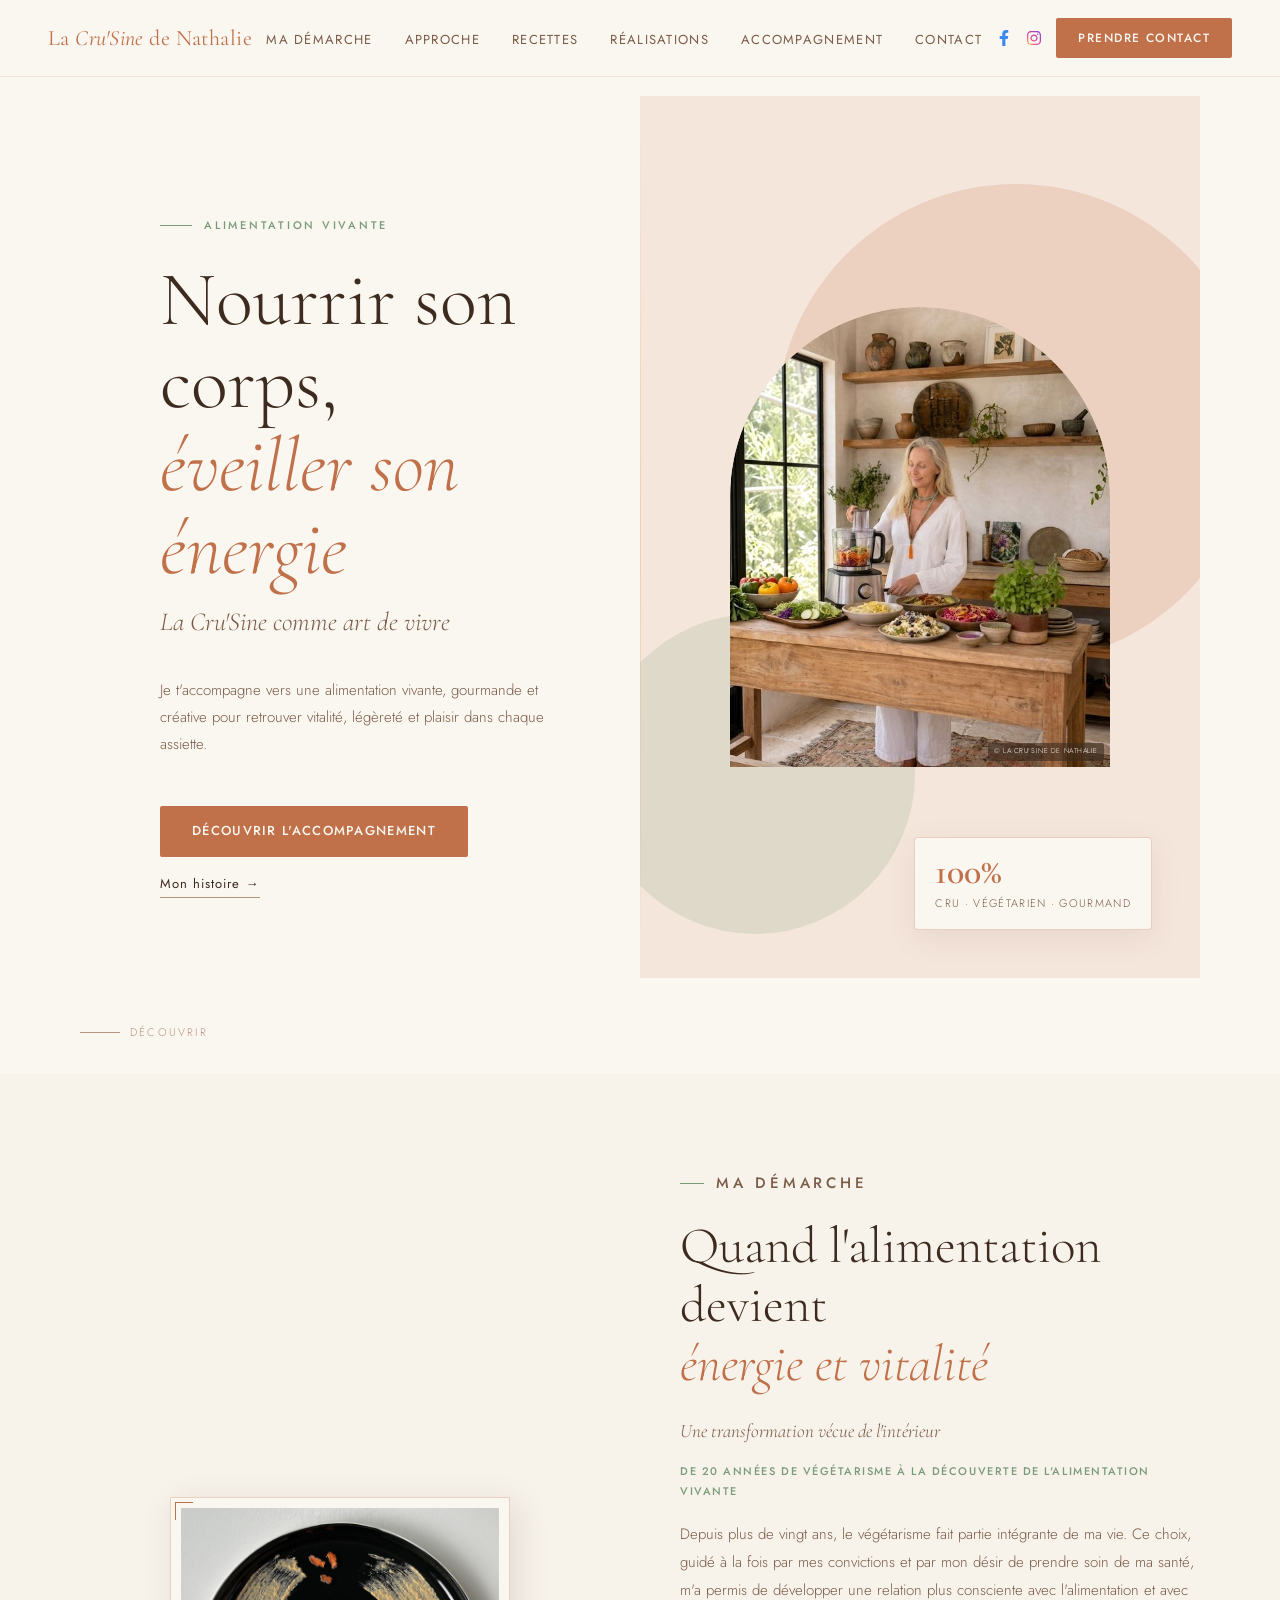
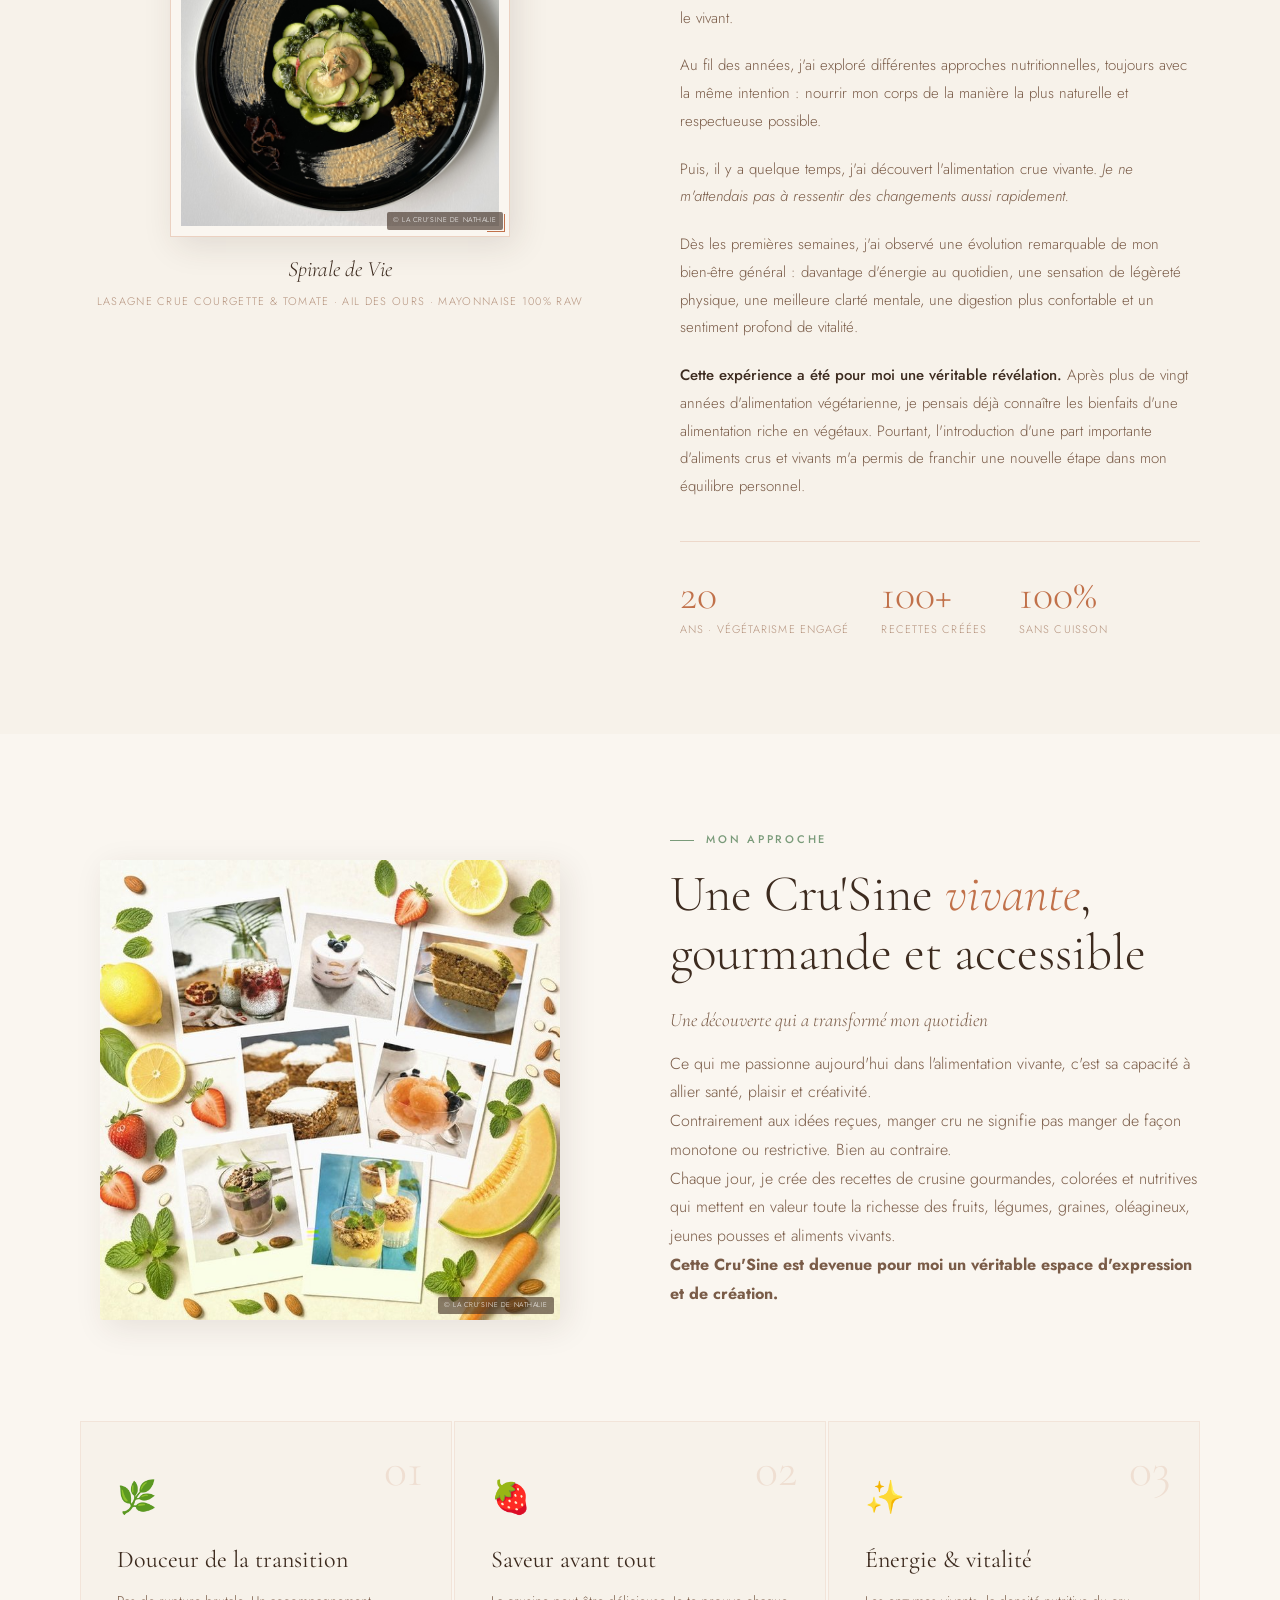
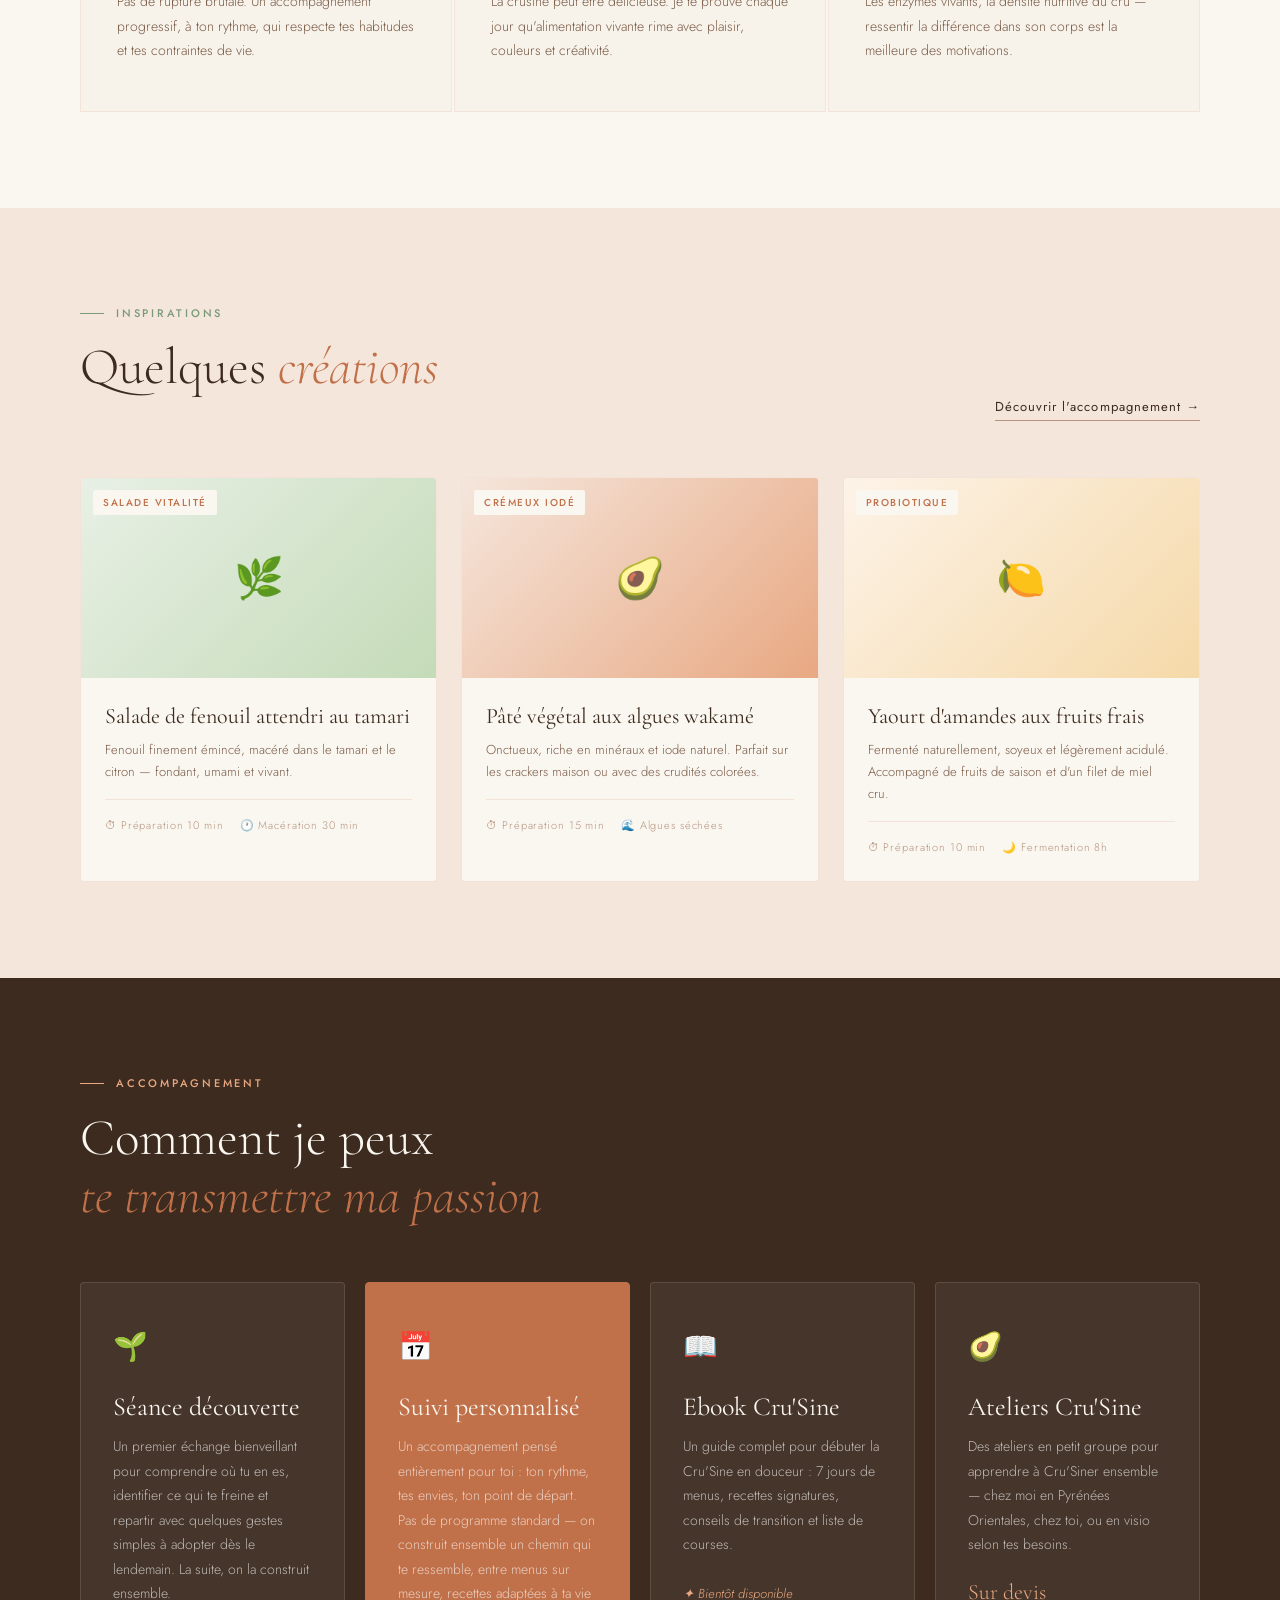
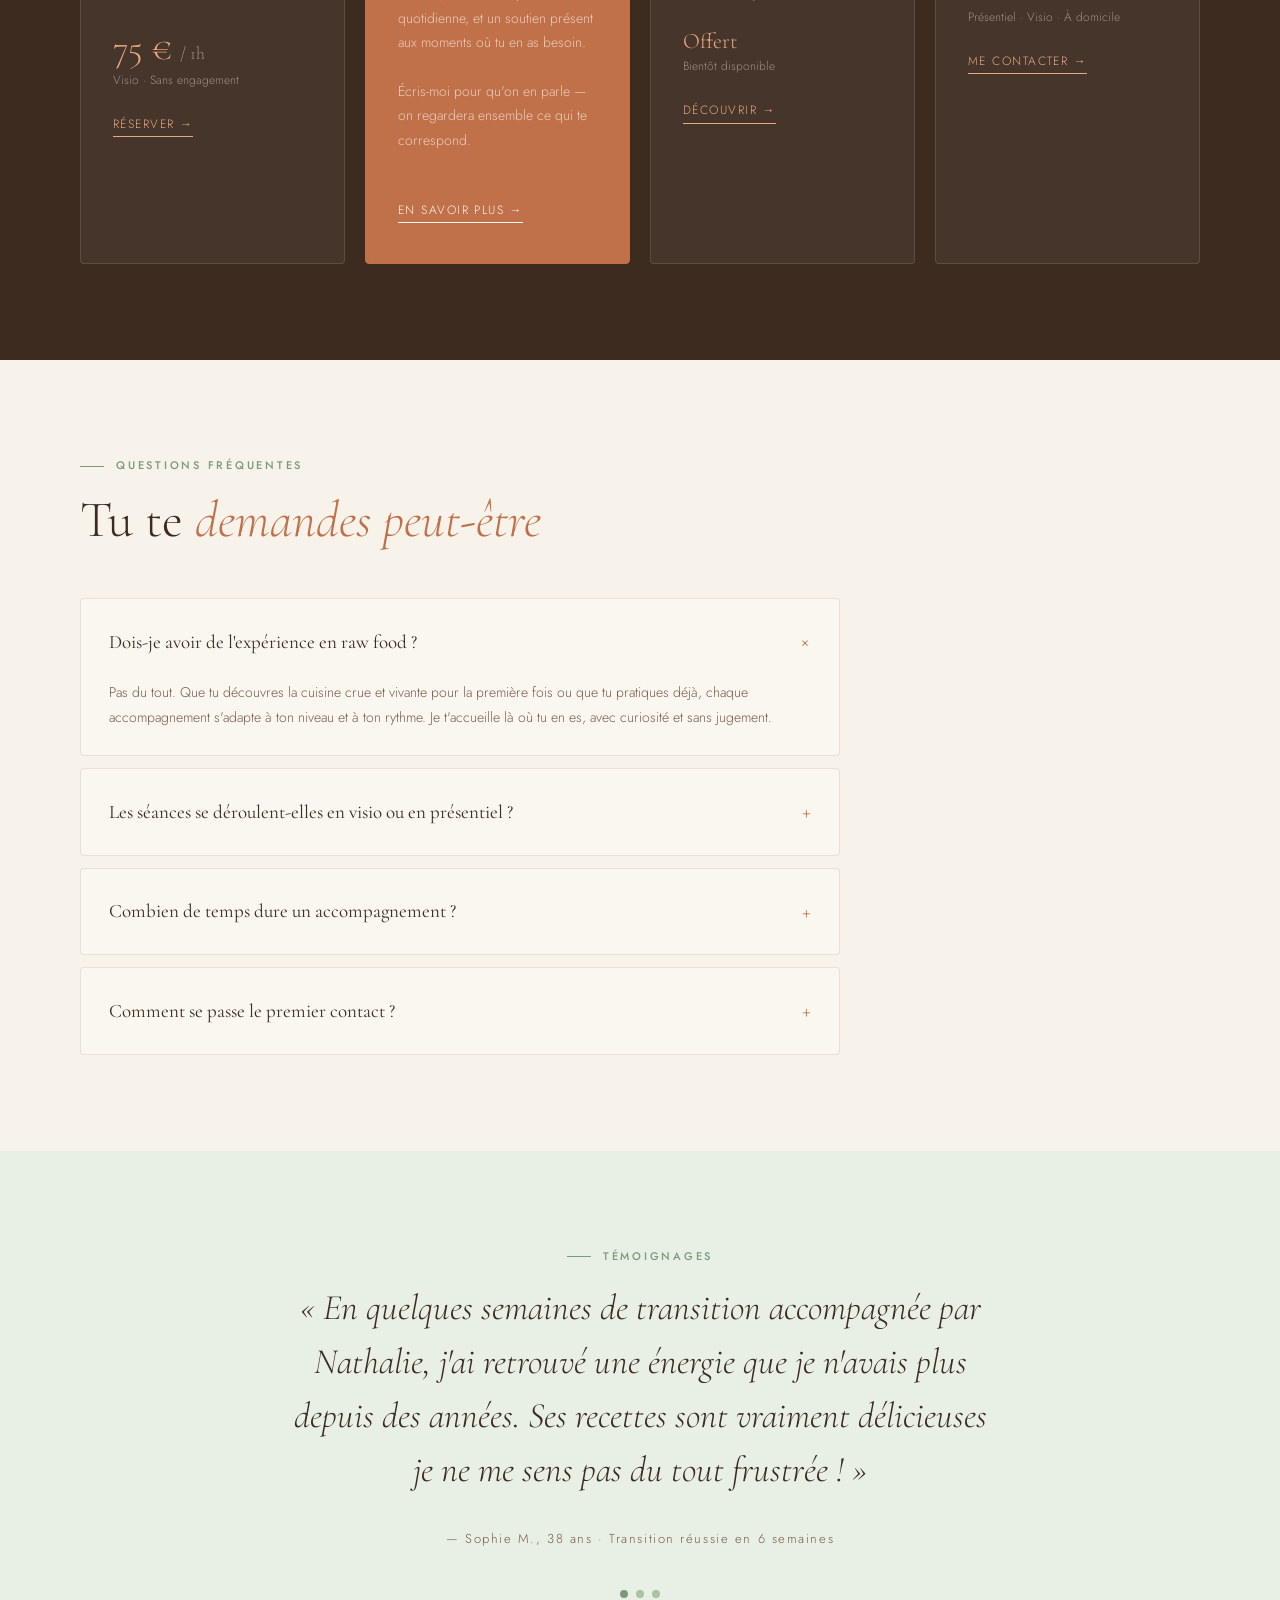
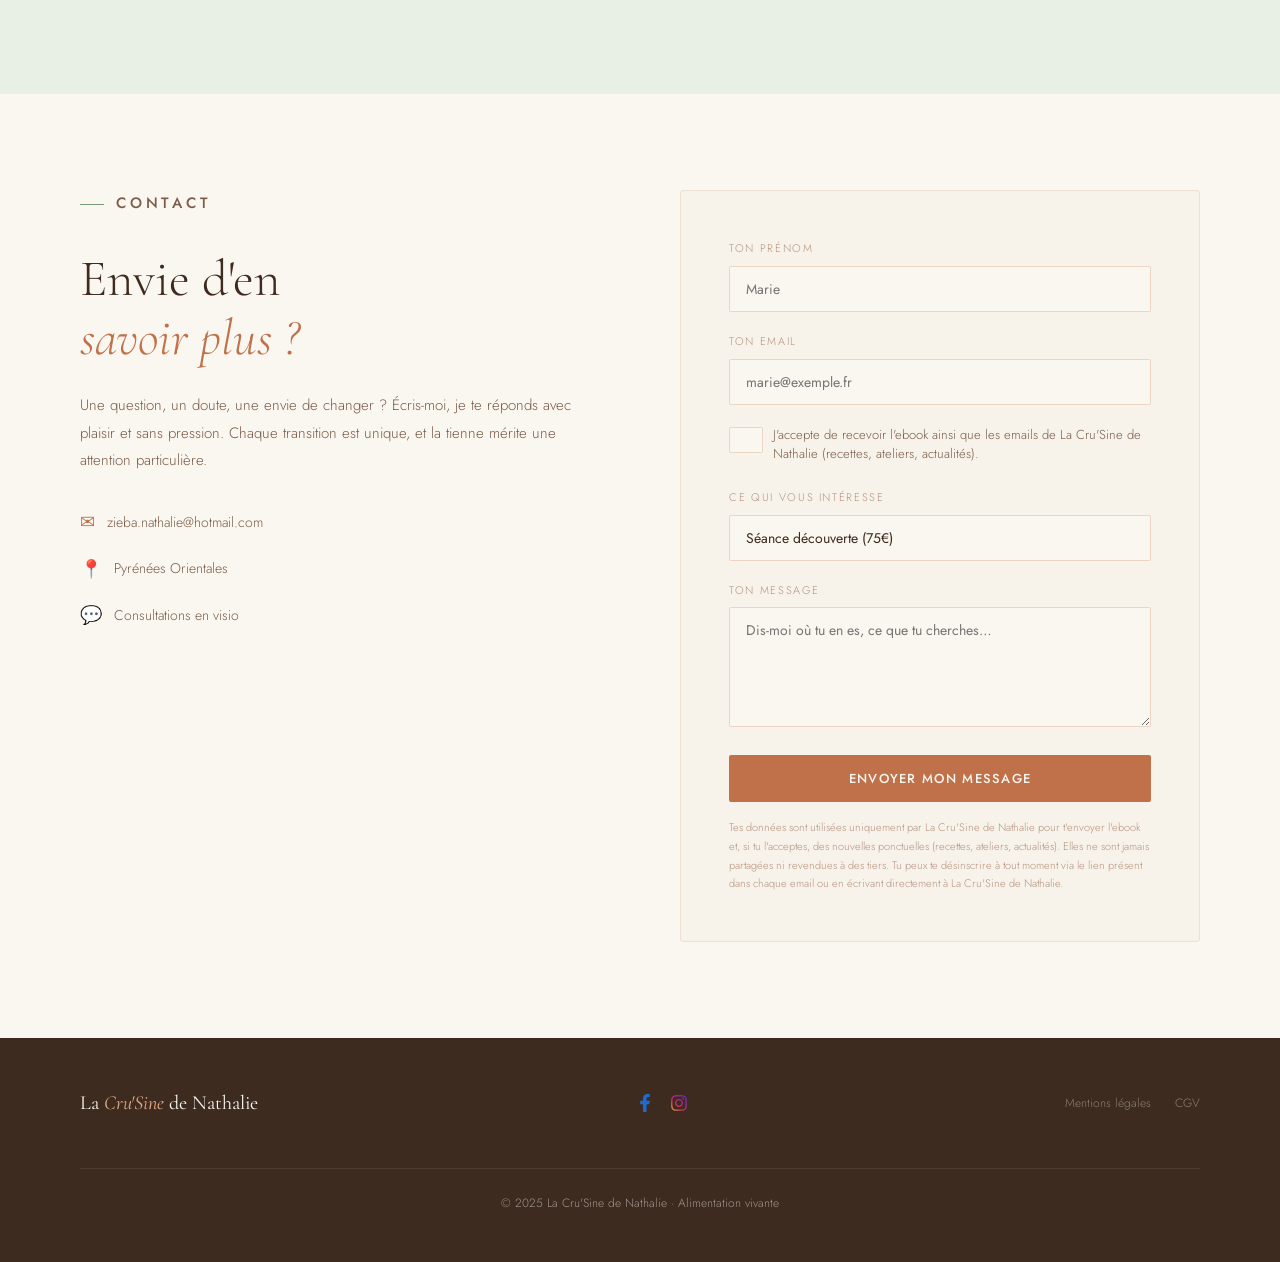
<file: index.html>
<!DOCTYPE html>
<html lang="fr">
<head>
<meta charset="UTF-8">
<meta name="viewport" content="width=device-width, initial-scale=1.0, maximum-scale=1.0, user-scalable=no">
<title>La Cru'Sine de Nathalie · Alimentation vivante</title>
<link rel="preconnect" href="https://fonts.googleapis.com">
<link href="https://fonts.googleapis.com/css2?family=Cormorant+Garamond:ital,wght@0,300;0,400;0,600;1,300;1,400&family=Jost:wght@300;400;500&display=swap" rel="stylesheet">
<link rel="stylesheet" href="style.css">
</head>
<body>

<!-- NAV -->
<nav>
  <a href="#" class="nav-logo">La <span>Cru'Sine</span> de Nathalie</a>
  <ul class="nav-links">
    <li><a href="#about">Ma démarche</a></li>
    <li><a href="#pillars">Approche</a></li>
    <li><a href="#recipes">Recettes</a></li>
    <li><a href="galerie.html">Réalisations</a></li><li><a href="#offers">Accompagnement</a></li>
    <li><a href="#contact">Contact</a></li>
  </ul>
  <div class="nav-social">
    <a href="https://www.facebook.com/profile.php?id=61591400386244" target="_blank" rel="noopener" aria-label="Facebook">
      <svg viewBox="0 0 320 512" width="16" height="16" fill="#1877F2"><path d="M279.14 288l14.22-92.66h-88.91v-60.13c0-25.35 12.42-50.06 52.24-50.06h40.42V6.26S260.43 0 225.36 0c-73.22 0-121.08 44.38-121.08 124.72v70.62H22.89V288h81.39v224h100.17V288z"/></svg>
    </a>
    <a href="https://www.instagram.com/lacrusinedenathalie/" target="_blank" rel="noopener" aria-label="Instagram">
      <svg viewBox="0 0 448 512" width="16" height="16">
        <defs>
          <linearGradient id="igGradientNav" x1="0%" y1="100%" x2="100%" y2="0%">
            <stop offset="0%" stop-color="#f9ce34"/>
            <stop offset="35%" stop-color="#ee2a7b"/>
            <stop offset="100%" stop-color="#6228d7"/>
          </linearGradient>
        </defs>
        <path fill="url(#igGradientNav)" d="M224.1 141c-63.6 0-114.9 51.3-114.9 114.9s51.3 114.9 114.9 114.9S339 319.5 339 255.9 287.7 141 224.1 141zm0 189.6c-41.1 0-74.7-33.5-74.7-74.7s33.5-74.7 74.7-74.7 74.7 33.5 74.7 74.7-33.6 74.7-74.7 74.7zm146.4-194.3c0 14.9-12 26.8-26.8 26.8-14.9 0-26.8-12-26.8-26.8s12-26.8 26.8-26.8 26.8 12 26.8 26.8zm76.1 27.2c-1.7-35.9-9.9-67.7-36.2-93.9-26.2-26.2-58-34.4-93.9-36.2-37-2.1-147.9-2.1-184.9 0-35.8 1.7-67.6 9.9-93.9 36.1s-34.4 58-36.2 93.9c-2.1 37-2.1 147.9 0 184.9 1.7 35.9 9.9 67.7 36.2 93.9s58 34.4 93.9 36.2c37 2.1 147.9 2.1 184.9 0 35.9-1.7 67.7-9.9 93.9-36.2 26.2-26.2 34.4-58 36.2-93.9 2.1-37 2.1-147.8 0-184.8zM398.8 388c-7.8 19.6-22.9 34.7-42.6 42.6-29.5 11.7-99.5 9-132.1 9s-102.7 2.6-132.1-9c-19.6-7.8-34.7-22.9-42.6-42.6-11.7-29.5-9-99.5-9-132.1s-2.6-102.7 9-132.1c7.8-19.6 22.9-34.7 42.6-42.6 29.5-11.7 99.5-9 132.1-9s102.7-2.6 132.1 9c19.6 7.8 34.7 22.9 42.6 42.6 11.7 29.5 9 99.5 9 132.1s2.7 102.7-9 132.1z"/>
      </svg>
    </a>
  </div>
  <a href="#contact" class="nav-cta">Prendre contact</a>
  <button class="nav-hamburger" id="hamburger" aria-label="Menu">
    <span></span><span></span><span></span>
  </button>
</nav>

<!-- MENU MOBILE -->
<div class="nav-mobile-overlay" id="mobileMenu">
  <a href="#about" class="mobile-nav-link">Ma démarche</a>
  <a href="#pillars" class="mobile-nav-link">Approche</a>
  <a href="#recipes" class="mobile-nav-link">Recettes</a>
  <a href="galerie.html" class="mobile-nav-link">Réalisations</a>
  <a href="#offers" class="mobile-nav-link">Accompagnement</a>
  <a href="#contact" class="mobile-nav-link">Contact</a>
  <a href="#contact" class="mobile-nav-link nav-mobile-cta">Prendre contact</a>
</div>

<!-- HERO -->
<section class="hero" id="home">
  <div class="hero-left">
    <p class="hero-eyebrow fade-up">Alimentation vivante</p>
    <h1 class="hero-title fade-up delay-1">
      Nourrir son corps,<br>
      <em>éveiller son énergie</em>
    </h1>
    <p class="hero-subtitle fade-up delay-2">La Cru'Sine comme art de vivre</p>
    <p class="hero-desc fade-up delay-3">
      Je t'accompagne vers une alimentation vivante, gourmande et créative 
      pour retrouver vitalité, légèreté et plaisir dans chaque assiette.
    </p>
    <div class="hero-actions fade-up delay-4">
      <a href="#offers" class="btn-primary">Découvrir l'accompagnement</a>
      <a href="#about" class="btn-ghost">Mon histoire →</a>
    </div>
  </div>
  <div class="hero-right">
    <div class="hero-decor-line"></div>
    <div class="hero-shape hero-shape-1"></div>
    <div class="hero-shape hero-shape-2"></div>
    <div class="hero-shape hero-shape-3"></div>
    <div class="hero-botanical">
      <!-- Botanical SVG illustration -->
      <svg class="botanical-svg" viewBox="0 0 400 500" fill="none" xmlns="http://www.w3.org/2000/svg">
        <path d="M200 480 C200 480 200 100 200 80" stroke="#7A9B7A" stroke-width="2" stroke-linecap="round"/>
        <path d="M200 300 C200 300 140 260 100 200 C140 230 200 300 200 300Z" fill="#7A9B7A" opacity="0.6"/>
        <path d="M200 300 C200 300 260 260 300 200 C260 230 200 300 200 300Z" fill="#7A9B7A" opacity="0.5"/>
        <path d="M200 380 C200 380 150 350 120 300 C150 325 200 380 200 380Z" fill="#A8C4A0" opacity="0.5"/>
        <path d="M200 380 C200 380 250 350 280 300 C250 325 200 380 200 380Z" fill="#A8C4A0" opacity="0.4"/>
        <path d="M200 220 C200 220 155 185 130 130 C160 165 200 220 200 220Z" fill="#7A9B7A" opacity="0.55"/>
        <path d="M200 220 C200 220 245 185 270 130 C240 165 200 220 200 220Z" fill="#7A9B7A" opacity="0.45"/>
        <circle cx="200" cy="80" r="12" fill="#C1714A" opacity="0.5"/>
        <circle cx="100" cy="200" r="6" fill="#C1714A" opacity="0.35"/>
        <circle cx="300" cy="200" r="6" fill="#C1714A" opacity="0.35"/>
        <circle cx="120" cy="300" r="5" fill="#E8A882" opacity="0.4"/>
        <circle cx="280" cy="300" r="5" fill="#E8A882" opacity="0.4"/>
        <circle cx="130" cy="130" r="4" fill="#C1714A" opacity="0.3"/>
        <circle cx="270" cy="130" r="4" fill="#C1714A" opacity="0.3"/>
        <!-- Small leaves -->
        <ellipse cx="165" cy="150" rx="18" ry="9" transform="rotate(-35 165 150)" fill="#7A9B7A" opacity="0.4"/>
        <ellipse cx="235" cy="150" rx="18" ry="9" transform="rotate(35 235 150)" fill="#7A9B7A" opacity="0.4"/>
      </svg>
    </div>
    <div class="hero-img-placeholder">
      <div class="hero-photo-frame" style="background:none;border:none;padding:0;overflow:hidden;width:380px;height:460px;border-radius:190px 190px 0 0;">
        <img src="images/nathalie-zieba-la-crusine.jpg" alt="Nathalie Zięba La Cru'Sine" style="width:100%;height:100%;object-fit:cover;object-position:center top;border-radius:190px 190px 0 0;pointer-events:none;user-select:none;-webkit-user-drag:none;" oncontextmenu="return false;" draggable="false">
      </div>
    </div>
    <div class="hero-tag">
      <div class="hero-tag-num">100%</div>
      <div class="hero-tag-label">Cru · Végétarien · Gourmand</div>
    </div>
  </div>
  <div class="scroll-hint">
    <div class="scroll-line"></div>
    <span>Découvrir</span>
  </div>
</section>

<!-- ABOUT -->
<section class="about" id="about">
  <div class="about-grid">
        <div class="about-visual">
      <div class="about-collage">
      <div class="about-collage-frame">
        <img src="images/spirale-de-vie.jpg" alt="Spirale de Vie">
      </div>
      <div class="about-collage-caption">
        <h4>Spirale de Vie</h4>
        <p>Lasagne crue courgette & tomate · ail des ours · mayonnaise 100% raw</p>
      </div>
    </div>
    </div>
    <div class="about-text">
      <p class="section-label">Ma démarche</p>
      <h2 class="section-title">Quand l'alimentation devient<br><em>énergie et vitalité</em></h2>
      <p style="font-family:var(--font-display);font-size:19px;font-style:italic;color:var(--brown-mid);margin-bottom:16px;line-height:1.4;">Une transformation vécue de l'intérieur</p>
      <p style="font-size:11px;letter-spacing:0.14em;text-transform:uppercase;color:var(--sage);font-weight:500;margin-bottom:20px;">De 20 années de végétarisme à la découverte de l'alimentation vivante</p>
      <p>Depuis plus de vingt ans, le végétarisme fait partie intégrante de ma vie. Ce choix, guidé à la fois par mes convictions et par mon désir de prendre soin de ma santé, m'a permis de développer une relation plus consciente avec l'alimentation et avec le vivant.</p>
      <p>Au fil des années, j'ai exploré différentes approches nutritionnelles, toujours avec la même intention : nourrir mon corps de la manière la plus naturelle et respectueuse possible.</p>
      <p>Puis, il y a quelque temps, j'ai découvert l'alimentation crue vivante. <em>Je ne m'attendais pas à ressentir des changements aussi rapidement.</em></p>
      <p>Dès les premières semaines, j'ai observé une évolution remarquable de mon bien-être général : davantage d'énergie au quotidien, une sensation de légèreté physique, une meilleure clarté mentale, une digestion plus confortable et un sentiment profond de vitalité.</p>
      <p><strong>Cette expérience a été pour moi une véritable révélation.</strong> Après plus de vingt années d'alimentation végétarienne, je pensais déjà connaître les bienfaits d'une alimentation riche en végétaux. Pourtant, l'introduction d'une part importante d'aliments crus et vivants m'a permis de franchir une nouvelle étape dans mon équilibre personnel.</p>
      <div class="about-stats">
        <div class="stat-item">
          <div class="stat-num">20</div>
          <div class="stat-label">Ans · Végétarisme engagé</div>
        </div>
        <div class="stat-item">
          <div class="stat-num">100+</div>
          <div class="stat-label">Recettes créées</div>
        </div>
        <div class="stat-item">
          <div class="stat-num">100%</div>
          <div class="stat-label">Sans cuisson</div>
        </div>
      </div>
    </div>
  </div>
</section>

<!-- PILLARS -->
<section class="pillars" id="pillars">
  <div class="pillars-layout">
    <div class="pillars-left">
      <div class="pillars-photo-frame">
        <img class="pillars-photo-main" src="images/la-crusine-de-nathalie.jpg" alt="La Cru'Sine de Nathalie">
        
        
        
        
      </div>
    </div>
    <div class="pillars-right">
      <p class="section-label">Mon approche</p>
      <div class="pillars-intro">
        <h2 class="section-title">Une Cru'Sine <em>vivante</em>,<br>gourmande et accessible</h2>
        <p style="font-family:var(--font-display);font-size:19px;font-style:italic;color:var(--brown-mid);margin-bottom:16px;line-height:1.4;">Une découverte qui a transformé mon quotidien</p>
        <p>Ce qui me passionne aujourd'hui dans l'alimentation vivante, c'est sa capacité à allier santé, plaisir et créativité.</p>
        <p>Contrairement aux idées reçues, manger cru ne signifie pas manger de façon monotone ou restrictive. Bien au contraire.</p>
        <p>Chaque jour, je crée des recettes de crusine gourmandes, colorées et nutritives qui mettent en valeur toute la richesse des fruits, légumes, graines, oléagineux, jeunes pousses et aliments vivants.</p>
        <p><strong>Cette Cru'Sine est devenue pour moi un véritable espace d'expression et de création.</strong></p>
      </div>
      
    </div>
  </div>

  <!-- DESKTOP : grille 3 colonnes -->
  <div class="pillars-grid pillars-grid-desktop">
    <div class="pillar">
      <span class="pillar-num">01</span>
      <span class="pillar-icon">🌿</span>
      <h3>Douceur de la transition</h3>
      <p>Pas de rupture brutale. Un accompagnement progressif, à ton rythme, qui respecte tes habitudes et tes contraintes de vie.</p>
    </div>
    <div class="pillar">
      <span class="pillar-num">02</span>
      <span class="pillar-icon">🍓</span>
      <h3>Saveur avant tout</h3>
      <p>La crusine peut être délicieuse. Je te prouve chaque jour qu'alimentation vivante rime avec plaisir, couleurs et créativité.</p>
    </div>
    <div class="pillar">
      <span class="pillar-num">03</span>
      <span class="pillar-icon">✨</span>
      <h3>Énergie &amp; vitalité</h3>
      <p>Les enzymes vivants, la densité nutritive du cru — ressentir la différence dans son corps est la meilleure des motivations.</p>
    </div>
  </div>

  <!-- MOBILE : carrousel swipeable -->
  <div class="pillars-carousel" id="pilliersCarousel">
    <div class="pillars-carousel-track" id="pilliersTrack">
      <div class="pillar pillar-slide">
        <span class="pillar-num">01</span>
        <span class="pillar-icon">🌿</span>
        <h3>Douceur de la transition</h3>
        <p>Pas de rupture brutale. Un accompagnement progressif, à ton rythme, qui respecte tes habitudes et tes contraintes de vie.</p>
      </div>
      <div class="pillar pillar-slide">
        <span class="pillar-num">02</span>
        <span class="pillar-icon">🍓</span>
        <h3>Saveur avant tout</h3>
        <p>La crusine peut être délicieuse. Je te prouve chaque jour qu'alimentation vivante rime avec plaisir, couleurs et créativité.</p>
      </div>
      <div class="pillar pillar-slide">
        <span class="pillar-num">03</span>
        <span class="pillar-icon">✨</span>
        <h3>Énergie &amp; vitalité</h3>
        <p>Les enzymes vivants, la densité nutritive du cru — ressentir la différence dans son corps est la meilleure des motivations.</p>
      </div>
    </div>
    <div class="carousel-dots" id="pillieresDots">
      <button class="carousel-dot active" data-slide="0" aria-label="Pilier 1"></button>
      <button class="carousel-dot" data-slide="1" aria-label="Pilier 2"></button>
      <button class="carousel-dot" data-slide="2" aria-label="Pilier 3"></button>
    </div>
  </div>
</section>

<!-- RECIPES -->
<section class="recipes" id="recipes">
  <div class="recipes-header">
    <div>
      <p class="section-label">Inspirations</p>
      <h2 class="section-title">Quelques <em>créations</em></h2>
    </div>
    <a href="#contact" class="btn-ghost">Découvrir l'accompagnement →</a>
  </div>
  <div class="recipes-grid">
    <div class="recipe-card" onclick="openModal('modal-fenouil')">
      <div class="recipe-img recipe-img-1">
        <span class="recipe-tag">Salade vitalité</span>
        🌿
      </div>
      <div class="recipe-body">
        <h3>Salade de fenouil attendri au tamari</h3>
        <p>Fenouil finement émincé, macéré dans le tamari et le citron — fondant, umami et vivant.</p>
        <div class="recipe-meta">
          <span>⏱ Préparation 10 min</span>
          <span>🕐 Macération 30 min</span>
        </div>
      </div>
    
    
    </div>
    <div class="recipe-card" onclick="openModal('modal-pate')">
      <div class="recipe-img recipe-img-2">
        <span class="recipe-tag">Crémeux iodé</span>
        🥑
      </div>
      <div class="recipe-body">
        <h3>Pâté végétal aux algues wakamé</h3>
        <p>Onctueux, riche en minéraux et iode naturel. Parfait sur les crackers maison ou avec des crudités colorées.</p>
        <div class="recipe-meta">
          <span>⏱ Préparation 15 min</span>
          <span>🌊 Algues séchées</span>
        </div>
      </div>
    </div>
    <div class="recipe-card" onclick="openModal('modal-yaourt')">
      <div class="recipe-img recipe-img-3">
        <span class="recipe-tag">Probiotique</span>
        🍋
      </div>
      <div class="recipe-body">
        <h3>Yaourt d'amandes aux fruits frais</h3>
        <p>Fermenté naturellement, soyeux et légèrement acidulé. Accompagné de fruits de saison et d'un filet de miel cru.</p>
        <div class="recipe-meta">
          <span>⏱ Préparation 10 min</span>
          <span>🌙 Fermentation 8h</span>
        </div>
      </div>
    </div>
  </div>
</section>

<!-- OFFERS -->
<section class="offers" id="offers">
  <p class="section-label">Accompagnement</p>
  <h2 class="section-title">Comment je peux<br><em>te transmettre ma passion</em></h2>
  <div class="offers-grid">
    <div class="offer-card">
      <div class="offer-icon">🌱</div>
      <h3>Séance découverte</h3>
      <p>Un premier échange bienveillant pour comprendre où tu en es, identifier ce qui te freine et repartir avec quelques gestes simples à adopter dès le lendemain. La suite, on la construit ensemble.</p>
      <div class="offer-price">75 € <span style="font-size:18px;color:rgba(255,255,255,0.45)">/ 1h</span></div>
      <div class="offer-price-label">Visio · Sans engagement</div>
      <a href="#contact" class="offer-link">Réserver →</a>
    </div>
    <div class="offer-card featured">
      <div class="offer-icon">📅</div>
      <h3>Suivi personnalisé</h3>
      <p>Un accompagnement pensé entièrement pour toi : ton rythme, tes envies, ton point de départ. Pas de programme standard — on construit ensemble un chemin qui te ressemble, entre menus sur mesure, recettes adaptées à ta vie quotidienne, et un soutien présent aux moments où tu en as besoin.</p>
      <p style="margin-top:14px;">Écris-moi pour qu'on en parle — on regardera ensemble ce qui te correspond.</p>
      <a href="#contact" class="offer-link" style="margin-top:24px;">En savoir plus →</a>
    </div>
    <div class="offer-card">
      <div class="offer-icon">📖</div>
      <h3>Ebook Cru'Sine</h3>
      <p>Un guide complet pour débuter la Cru'Sine en douceur : 7 jours de menus, recettes signatures, conseils de transition et liste de courses. <br><br><em style="color:var(--terra-light);font-size:13px;">✦ Bientôt disponible</em></p>
      <div class="offer-price" style="font-size:22px;">Offert</div>
      <div class="offer-price-label">Bientôt disponible</div>
      <a href="#contact" class="offer-link">Découvrir →</a>
    </div>
      <div class="offer-card">
      <div class="offer-icon">🥑</div>
      <h3>Ateliers Cru'Sine</h3>
      <p>Des ateliers en petit groupe pour apprendre à Cru'Siner ensemble — chez moi en Pyrénées Orientales, chez toi, ou en visio selon tes besoins.</p>
      <div class="offer-price" style="font-size:22px;">Sur devis</div>
      <div class="offer-price-label">Présentiel · Visio · À domicile</div>
      <a href="#contact" class="offer-link">Me contacter →</a>
    </div>
  </div>
</section>

<!-- FAQ -->
<section class="faq" id="faq">
  <p class="section-label">Questions fréquentes</p>
  <h2 class="section-title">Tu te <em>demandes peut-être</em></h2>
  <div class="faq-list">
    <details class="faq-item" open>
      <summary>Dois-je avoir de l'expérience en raw food ?</summary>
      <p>Pas du tout. Que tu découvres la cuisine crue et vivante pour la première fois ou que tu pratiques déjà, chaque accompagnement s'adapte à ton niveau et à ton rythme. Je t'accueille là où tu en es, avec curiosité et sans jugement.</p>
    </details>
    <details class="faq-item">
      <summary>Les séances se déroulent-elles en visio ou en présentiel ?</summary>
      <p>Les deux sont possibles. Je propose des séances en présentiel à 40 minutes de Perpignan et dans les environs, ainsi qu'en visio pour celles et ceux qui ne peuvent pas se déplacer. On en discute ensemble pour trouver la formule qui te convient.</p>
    </details>
    <details class="faq-item">
      <summary>Combien de temps dure un accompagnement ?</summary>
      <p>Cela dépend de tes besoins et de tes objectifs. Une séance découverte dure généralement 1h à 1h30 et un accompagnement personnalisé peut s'étendre sur plusieurs semaines, selon ce que tu souhaites approfondir. On construit ensemble un parcours qui te ressemble.</p>
    </details>
    <details class="faq-item">
      <summary>Comment se passe le premier contact ?</summary>
      <p>Tu m'écris via le formulaire de contact en me disant simplement ce qui t'amène — une envie, une question, un besoin d'accompagnement. Je te réponds sous 48h pour qu'on échange ensemble, souvent autour d'un premier temps gratuit et sans engagement, histoire de voir si on a envie de faire un bout de chemin ensemble. Il n'y a rien à préparer, juste à te laisser guider par ta curiosité.</p>
    </details>
  </div>
</section>

<!-- TESTIMONIAL -->
<section class="testimonial">
  <p class="section-label" style="justify-content:center">Témoignages</p>
  <div class="testimonial-quote" id="tquote">
    «&nbsp;En quelques semaines de transition accompagnée par Nathalie, j'ai retrouvé une énergie que je n'avais plus depuis des années. Ses recettes sont vraiment délicieuses je ne me sens pas du tout frustrée !&nbsp;»
  </div>
  <p class="testimonial-author" id="tauthor">— Sophie M., 38 ans · Transition réussie en 6 semaines</p>
  <div class="testimonial-dots">
    <div class="t-dot active" onclick="showTestimonial(0)"></div>
    <div class="t-dot" onclick="showTestimonial(1)"></div>
    <div class="t-dot" onclick="showTestimonial(2)"></div>
  </div>
</section>

<!-- CONTACT -->
<section class="contact" id="contact">
  <div class="contact-grid">
    <div class="contact-info">
      <p class="section-label">Contact</p>
      <h2 class="section-title">Envie d'en<br><em>savoir plus ?</em></h2>
      <p>Une question, un doute, une envie de changer ? Écris-moi, je te réponds avec plaisir et sans pression. Chaque transition est unique, et la tienne mérite une attention particulière.</p>
      <div class="contact-detail">
        <span class="contact-detail-icon">✉</span>
        <span class="contact-detail-text">zieba.nathalie@hotmail.com</span>
      </div>
      <div class="contact-detail">
        <span class="contact-detail-icon">📍</span>
        <span class="contact-detail-text">Pyrénées Orientales</span>
      </div>
      <div class="contact-detail">
        <span class="contact-detail-icon">💬</span>
        <span class="contact-detail-text">Consultations en visio</span>
      </div>
    </div>
    <div class="contact-form"><form action="https://formspree.io/f/mzdqjozo" method="POST" id="contactForm">
      <div class="form-group">
        <label>Ton prénom</label>
        <input type="text" name="prenom" placeholder="Marie" required>
      </div>
      <div class="form-group">
        <label>Ton email</label>
        <input type="email" name="email" placeholder="marie@exemple.fr" required>
      </div>
      <div class="form-group form-checkbox-group">
        <label class="form-checkbox-label">
          <input type="checkbox" name="consentement_emails" value="oui">
          <span>J'accepte de recevoir l'ebook ainsi que les emails de La Cru'Sine de Nathalie (recettes, ateliers, actualités).</span>
        </label>
      </div>
      <div class="form-group">
        <label>Ce qui vous intéresse</label>
        <select name="interet">
          <option>Séance découverte (75€)</option>
          <option>Suivi personnalisé (On en parle)</option>
          <option>Ebook Cru'Sine (bientôt disponible)</option>
          <option>Atelier Cru'Sine (sur devis)</option>
          <option>Une simple question</option>
        </select>
      </div>
      <div class="form-group">
        <label>Ton message</label>
        <textarea name="message" placeholder="Dis-moi où tu en es, ce que tu cherches…"></textarea>
      </div>
      <button type="submit" class="form-submit">Envoyer mon message</button></form>
      <p class="form-privacy">Tes données sont utilisées uniquement par La Cru'Sine de Nathalie pour t'envoyer l'ebook et, si tu l'acceptes, des nouvelles ponctuelles (recettes, ateliers, actualités). Elles ne sont jamais partagées ni revendues à des tiers. Tu peux te désinscrire à tout moment via le lien présent dans chaque email ou en écrivant directement à La Cru'Sine de Nathalie.</p>

    <!-- Message de confirmation -->
    <div class="form-confirmation" id="formConfirmation">
      <div class="form-confirmation-icon">🌿</div>
      <h3>Merci <em>pour ton message !</em></h3>
      <div class="confirm-line"></div>
      <p>Je l'ai bien reçu et te répondrai avec plaisir</p>
      <p>dans les 24 à 48 heures.</p>
      <p style="margin-top:16px;font-style:italic;color:var(--brown-light);font-size:13px;">À très vite, Nathalie 🌸</p>
      <button class="confirm-retour" onclick="resetForm()">← Revenir au formulaire</button>
    </div>
    </div>
  </div>
</section>

<!-- FOOTER -->
<footer>
  <div class="footer-logo">La <em>Cru'Sine</em> de Nathalie</div>
  <div class="footer-social">
    <a href="https://www.facebook.com/profile.php?id=61591400386244" target="_blank" rel="noopener" aria-label="Facebook">
      <svg viewBox="0 0 320 512" width="18" height="18" fill="#1877F2"><path d="M279.14 288l14.22-92.66h-88.91v-60.13c0-25.35 12.42-50.06 52.24-50.06h40.42V6.26S260.43 0 225.36 0c-73.22 0-121.08 44.38-121.08 124.72v70.62H22.89V288h81.39v224h100.17V288z"/></svg>
    </a>
    <a href="https://www.instagram.com/lacrusinedenathalie/" target="_blank" rel="noopener" aria-label="Instagram">
      <svg viewBox="0 0 448 512" width="18" height="18">
        <defs>
          <linearGradient id="igGradient" x1="0%" y1="100%" x2="100%" y2="0%">
            <stop offset="0%" stop-color="#f9ce34"/>
            <stop offset="35%" stop-color="#ee2a7b"/>
            <stop offset="100%" stop-color="#6228d7"/>
          </linearGradient>
        </defs>
        <path fill="url(#igGradient)" d="M224.1 141c-63.6 0-114.9 51.3-114.9 114.9s51.3 114.9 114.9 114.9S339 319.5 339 255.9 287.7 141 224.1 141zm0 189.6c-41.1 0-74.7-33.5-74.7-74.7s33.5-74.7 74.7-74.7 74.7 33.5 74.7 74.7-33.6 74.7-74.7 74.7zm146.4-194.3c0 14.9-12 26.8-26.8 26.8-14.9 0-26.8-12-26.8-26.8s12-26.8 26.8-26.8 26.8 12 26.8 26.8zm76.1 27.2c-1.7-35.9-9.9-67.7-36.2-93.9-26.2-26.2-58-34.4-93.9-36.2-37-2.1-147.9-2.1-184.9 0-35.8 1.7-67.6 9.9-93.9 36.1s-34.4 58-36.2 93.9c-2.1 37-2.1 147.9 0 184.9 1.7 35.9 9.9 67.7 36.2 93.9s58 34.4 93.9 36.2c37 2.1 147.9 2.1 184.9 0 35.9-1.7 67.7-9.9 93.9-36.2 26.2-26.2 34.4-58 36.2-93.9 2.1-37 2.1-147.8 0-184.8zM398.8 388c-7.8 19.6-22.9 34.7-42.6 42.6-29.5 11.7-99.5 9-132.1 9s-102.7 2.6-132.1-9c-19.6-7.8-34.7-22.9-42.6-42.6-11.7-29.5-9-99.5-9-132.1s-2.6-102.7 9-132.1c7.8-19.6 22.9-34.7 42.6-42.6 29.5-11.7 99.5-9 132.1-9s102.7-2.6 132.1 9c19.6 7.8 34.7 22.9 42.6 42.6 11.7 29.5 9 99.5 9 132.1s2.7 102.7-9 132.1z"/>
      </svg>
    </a>
  </div>
  <div class="footer-links">
    <a href="#">Mentions légales</a>
    <a href="#">CGV</a>
  </div>
  <p class="footer-copy">© 2025 La Cru'Sine de Nathalie · Alimentation vivante</p>
</footer>

<!-- MODALES RECETTES -->
<div class="modal-overlay" id="modal-fenouil" onclick="closeModal(event, 'modal-fenouil')">
  <div class="modal-box">
    <div class="modal-header">
      <button class="modal-close" onclick="document.getElementById('modal-fenouil').classList.remove('active');document.body.style.overflow=''">✕</button>
      <div class="modal-tag">🥗 Salade · RAW · Sans déshydratation</div>
      <h2 class="modal-title">Salade de fenouil attendri au tamari</h2>
      <p class="modal-sub">Fenouil finement émincé, macéré dans le tamari et le citron — fondant, umami et vivant</p>
    </div>
    <div class="modal-meta">
      <span>⏱ Préparation 10 min</span>
      <span>🕐 Macération 30 min</span>
      <span>🍽️ 2 personnes</span>
      <span>🌡️ 100% cru · sans déshydratation</span>
    </div>
    <div class="modal-body">
      <div class="modal-section-title">Ingrédients</div>
      <div class="modal-ingredients">
        <div class="modal-ingredient"><span class="ing-name">Bulbe de fenouil</span><span class="ing-qty">1 gros</span></div>
        <div class="modal-ingredient"><span class="ing-name">Tamari non pasteurisé</span><span class="ing-qty">1 c. à s.</span></div>
        <div class="modal-ingredient"><span class="ing-name">Jus de citron frais</span><span class="ing-qty">1 c. à s.</span></div>
        <div class="modal-ingredient"><span class="ing-name">Huile d'olive vierge extra</span><span class="ing-qty">2 c. à s.</span></div>
        <div class="modal-ingredient"><span class="ing-name">Gingembre frais râpé</span><span class="ing-qty">1 c. à c.</span></div>
        <div class="modal-ingredient"><span class="ing-name">Graines de sésame</span><span class="ing-qty">1 c. à s.</span></div>
        <div class="modal-ingredient"><span class="ing-name">Coriandre ou aneth frais</span><span class="ing-qty">1 poignée</span></div>
        <div class="modal-ingredient"><span class="ing-name">Zeste d'orange bio</span><span class="ing-qty">½ c. à c. (optionnel)</span></div>
      </div>
      <div class="modal-section-title">Préparation</div>
      <ol class="modal-steps">
        <li><span class="step-num">1</span>Émincer le fenouil très finement à la mandoline ou au couteau — lamelles quasi translucides pour un résultat fondant.</li>
        <li><span class="step-num">2</span>Dans un grand bol, mélanger le tamari + jus de citron + huile d'olive + gingembre râpé.</li>
        <li><span class="step-num">3</span>Ajouter le fenouil émincé et bien masser à la main pour imprégner chaque lamelle.</li>
        <li><span class="step-num">4</span>Laisser reposer 30 min au frais — le fenouil va s'attendrir et absorber les arômes.</li>
        <li><span class="step-num">5</span>Au moment de servir, parsemer de graines de sésame, herbes fraîches et zeste d'orange.</li>
      </ol>
      <div class="modal-note">💡 Le tamari non pasteurisé (vivant) conserve ses enzymes de fermentation. Variante marine : ajouter quelques lamelles de dulse réhydratée à froid.</div>
    </div>
  </div>
</div>
<div class="modal-overlay" id="modal-pate" onclick="closeModal(event, 'modal-pate')">
  <div class="modal-box">
    <div class="modal-header">
      <button class="modal-close" onclick="document.getElementById('modal-pate').classList.remove('active')">✕</button>
      <div class="modal-tag">🌊 Pâté · RAW · Mer & Algues</div>
      <h2 class="modal-title">Pâté wakamé, citron & gingembre</h2>
      <p class="modal-sub">Frais et vif — le gingembre exalte les algues</p>
    </div>
    <div class="modal-meta">
      <span>⏱ Préparation 15 min</span>
      <span>+ trempage wakamé 10 min</span>
      <span>🍽️ 1 pot de 200 g</span>
    </div>
    <div class="modal-body">
      <div class="modal-section-title">Ingrédients</div>
      <div class="modal-ingredients">
        <div class="modal-ingredient"><span class="ing-name">Wakamé séché</span><span class="ing-qty">20 g</span></div>
        <div class="modal-ingredient"><span class="ing-name">Amandes (trempées 8h)</span><span class="ing-qty">100 g</span></div>
        <div class="modal-ingredient"><span class="ing-name">Gingembre frais râpé</span><span class="ing-qty">2 cm</span></div>
        <div class="modal-ingredient"><span class="ing-name">Citron vert (jus + zeste)</span><span class="ing-qty">1</span></div>
        <div class="modal-ingredient"><span class="ing-name">Huile de coco vierge</span><span class="ing-qty">1 c. à s.</span></div>
        <div class="modal-ingredient"><span class="ing-name">Ciboulette</span><span class="ing-qty">1 botte</span></div>
        <div class="modal-ingredient"><span class="ing-name">Sel de mer</span><span class="ing-qty">½ c. à c.</span></div>
      </div>
      <div class="modal-section-title">Préparation</div>
      <ol class="modal-steps">
        <li><span class="step-num">1</span>Réhydrater le wakamé 10 min à l'eau froide. Égoutter et hacher.</li>
        <li><span class="step-num">2</span>Mixer amandes égouttées, gingembre, citron, huile et sel.</li>
        <li><span class="step-num">3</span>Incorporer le wakamé haché et la ciboulette ciselée à la main.</li>
        <li><span class="step-num">4</span>Ajuster l'acidité avec le citron vert.</li>
        <li><span class="step-num">5</span>Réfrigérer avant de servir.</li>
      </ol>
      <div class="modal-note">💡 Le wakamé réhydraté à froid garde toutes ses propriétés nutritionnelles.</div>
    </div>
  </div>
</div>

<div class="modal-overlay" id="modal-yaourt" onclick="closeModal(event, 'modal-yaourt')">
  <div class="modal-box">
    <div class="modal-header">
      <button class="modal-close" onclick="document.getElementById('modal-yaourt').classList.remove('active')">✕</button>
      <div class="modal-tag">🥥 Yaourt · RAW · Fermenté</div>
      <h2 class="modal-title">Yaourt coco-cajou fermenté nature</h2>
      <p class="modal-sub">La base incontournable — crémeux, légèrement acidulé, parfait tel quel</p>
    </div>
    <div class="modal-meta">
      <span>⏱ Préparation 15 min</span>
      <span>🌡️ Fermentation 12–24h</span>
      <span>🍽️ 4 pots</span>
    </div>
    <div class="modal-body">
      <div class="modal-section-title">Ingrédients</div>
      <div class="modal-ingredients">
        <div class="modal-ingredient"><span class="ing-name">Noix de cajou (trempées 8h)</span><span class="ing-qty">200 g</span></div>
        <div class="modal-ingredient"><span class="ing-name">Lait de coco cru</span><span class="ing-qty">200 ml</span></div>
        <div class="modal-ingredient"><span class="ing-name">Probiotiques</span><span class="ing-qty">2 gélules</span></div>
        <div class="modal-ingredient"><span class="ing-name">Eau filtrée</span><span class="ing-qty">100 ml</span></div>
      </div>
      <div class="modal-section-title">Préparation</div>
      <ol class="modal-steps">
        <li><span class="step-num">1</span>Mixer cajous + lait de coco + eau jusqu'à obtenir une crème ultra-lisse (5 min de mixage).</li>
        <li><span class="step-num">2</span>Ouvrir les gélules de probiotiques et mélanger à la crème avec une cuillère en bois.</li>
        <li><span class="step-num">3</span>Verser dans des pots en verre, couvrir d'un tissu fin.</li>
        <li><span class="step-num">4</span>Fermenter à température ambiante 12–24h (goûter pour ajuster l'acidité).</li>
        <li><span class="step-num">5</span>Réfrigérer 4h avant de servir — il s'épaissit en refroidissant.</li>
      </ol>
      <div class="modal-note">💡 Ne jamais utiliser de cuillère métallique avec les probiotiques — utiliser bois ou bambou.</div>
    </div>
  </div>
</div>

<script src="script.js"></script>
</body>
</html>
</file>
<file: style.css>
*, *::before, *::after { box-sizing: border-box; margin: 0; padding: 0; }

  /* Protection anti-copie + signature sur les photos */
  img { -webkit-user-drag: none; user-select: none; -webkit-touch-callout: none; }
  .photo-signature {
    position: absolute; bottom: 6px; right: 6px; z-index: 4;
    font-family: 'Jost', sans-serif; font-size: 7px; letter-spacing: 0.08em;
    text-transform: uppercase; color: #fff;
    background: rgba(61,43,31,0.6);
    padding: 3px 6px;
    border-radius: 2px;
    pointer-events: none; white-space: nowrap;
  }

  :root {
    --terra: #C1714A;
    --terra-light: #E8A882;
    --terra-pale: #F5E6DC;
    --sage: #7A9B7A;
    --sage-light: #A8C4A0;
    --sage-pale: #E8F0E5;
    --cream: #FAF6F0;
    --brown: #3D2B1F;
    --brown-mid: #7A5C48;
    --brown-light: #B5937E;
    --off-white: #F7F2EA;
    --font-display: 'Cormorant Garamond', Georgia, serif;
    --font-body: 'Jost', sans-serif;
  }

  html { scroll-behavior: smooth; overflow-y: auto !important; }
body { overflow-y: auto !important; }

  body {
    font-family: var(--font-body);
    background: var(--cream);
    color: var(--brown);
    font-weight: 300;
    line-height: 1.7;
    overflow-x: hidden;
  }

  /* ── NAV ── */
  nav {
    position: fixed; top: 0; left: 0; right: 0; z-index: 100;
    display: flex; align-items: center; justify-content: space-between;
    padding: 18px 48px;
    background: rgba(250,246,240,0.88);
    backdrop-filter: blur(12px);
    border-bottom: 0.5px solid rgba(193,113,74,0.15);
    transition: padding .3s;
  }
  .nav-logo {
    font-family: var(--font-display);
    font-size: 22px;
    font-weight: 400;
    color: var(--terra);
    letter-spacing: 0.02em;
    text-decoration: none;
  }
  .nav-logo span { font-style: italic; }
  .nav-links { display: flex; gap: 32px; list-style: none; }
  .nav-links a {
    font-size: 13px; font-weight: 400; letter-spacing: 0.1em; text-transform: uppercase;
    color: var(--brown-mid); text-decoration: none; transition: color .2s;
  }
  .nav-links a:hover { color: var(--terra); }
  .nav-social { display: flex; gap: 14px; align-items: center; }
  .nav-social a { display: flex; opacity: 0.85; transition: opacity .2s, transform .2s; }
  .nav-social a:hover { opacity: 1; transform: translateY(-2px); }
  .nav-cta {
    font-size: 12px; font-weight: 500; letter-spacing: 0.12em; text-transform: uppercase;
    color: var(--cream); background: var(--terra);
    padding: 10px 22px; border-radius: 2px; text-decoration: none;
    transition: background .2s;
  }
  .nav-cta:hover { background: var(--brown); }

  /* ── HERO ── */
  .hero {
    min-height: 100vh;
    display: grid;
    grid-template-columns: 1fr 1fr;
    position: relative;
    overflow: hidden;
  }
  .hero-left {
    display: flex; flex-direction: column; justify-content: center;
    padding: 120px 64px 80px 80px;
    position: relative; z-index: 2;
  }
  .hero-eyebrow {
    font-size: 11px; letter-spacing: 0.25em; text-transform: uppercase;
    color: var(--sage); font-weight: 500; margin-bottom: 24px;
    display: flex; align-items: center; gap: 12px;
  }
  .hero-eyebrow::before {
    content: ''; display: block; width: 32px; height: 0.5px; background: var(--sage);
  }
  .hero-title {
    font-family: var(--font-display);
    font-size: clamp(52px, 6vw, 80px);
    font-weight: 300;
    line-height: 1.08;
    color: var(--brown);
    margin-bottom: 12px;
  }
  .hero-title em {
    font-style: italic; color: var(--terra); display: block;
  }
  .hero-subtitle {
    font-family: var(--font-display);
    font-size: clamp(18px, 2.2vw, 26px);
    font-weight: 300; font-style: italic;
    color: var(--brown-mid); margin-bottom: 36px; line-height: 1.5;
  }
  .hero-desc {
    font-size: 15px; color: var(--brown-mid); max-width: 400px;
    margin-bottom: 48px; line-height: 1.8;
  }
  .hero-actions { display: flex; gap: 16px; align-items: center; flex-wrap: wrap; }
  .btn-primary {
    background: var(--terra); color: var(--cream);
    padding: 14px 32px; border-radius: 2px;
    font-size: 13px; font-weight: 500; letter-spacing: 0.1em; text-transform: uppercase;
    text-decoration: none; transition: all .2s;
  }
  .btn-primary:hover { background: var(--brown); }
  .btn-ghost {
    color: var(--brown); font-size: 13px; font-weight: 400;
    letter-spacing: 0.08em; text-decoration: none;
    border-bottom: 0.5px solid var(--brown-light);
    padding-bottom: 2px; transition: all .2s;
  }
  .btn-ghost:hover { color: var(--terra); border-color: var(--terra); }

  .hero-right {
    -webkit-touch-callout: none; user-select: none;
    position: relative; overflow: hidden;
    background: var(--terra-pale);
  }
  .hero-right img { pointer-events: none; -webkit-user-drag: none; }
  .hero-img-placeholder { -webkit-touch-callout: none; user-select: none;
    position: absolute; inset: 0;
    display: flex; flex-direction: column; align-items: center; justify-content: center;
    gap: 0;
  }
  /* Organic shapes background */
  .hero-shape {
    position: absolute;
    border-radius: 50%;
    opacity: 0.18;
  }
  .hero-shape-1 {
    width: 480px; height: 480px;
    background: var(--terra);
    top: 10%; right: -10%;
    animation: float1 8s ease-in-out infinite;
  }
  .hero-shape-2 {
    width: 320px; height: 320px;
    background: var(--sage);
    bottom: 5%; left: -8%;
    animation: float2 10s ease-in-out infinite;
  }
  .hero-shape-3 {
    width: 200px; height: 200px;
    background: var(--terra-light);
    top: 50%; left: 30%;
    animation: float1 12s ease-in-out infinite 2s;
  }
  @keyframes float1 { 0%,100%{transform:translate(0,0) scale(1)} 50%{transform:translate(-15px,20px) scale(1.05)} }
  @keyframes float2 { 0%,100%{transform:translate(0,0) scale(1)} 50%{transform:translate(20px,-15px) scale(0.95)} }

  .hero-botanical {
    position: absolute; inset: 0;
    display: flex; align-items: center; justify-content: center;
  }
  .botanical-svg { width: 70%; opacity: 0.22; }

  .hero-photo-frame {
    position: relative; z-index: 2;
    width: 340px; height: 420px;
    border-radius: 180px 180px 0 0;
    background: linear-gradient(160deg, rgba(193,113,74,0.3), rgba(122,155,122,0.2));
    border: 1px solid rgba(193,113,74,0.3);
    display: flex; flex-direction: column; align-items: center; justify-content: center;
    gap: 12px; text-align: center; padding: 32px;
  }
  .photo-icon { font-size: 48px; opacity: 0.4; }
  .photo-hint {
    font-size: 12px; letter-spacing: 0.15em; text-transform: uppercase;
    color: var(--terra); opacity: 0.7;
  }
  .hero-tag {
    position: absolute; bottom: 48px; right: 48px; z-index: 3;
    background: var(--cream); border: 0.5px solid rgba(193,113,74,0.3);
    padding: 16px 20px; border-radius: 4px;
    box-shadow: 0 8px 32px rgba(61,43,31,0.08);
  }
  .hero-tag-num {
    font-family: var(--font-display); font-size: 36px; font-weight: 600;
    color: var(--terra); line-height: 1;
  }
  .hero-tag-label {
    font-size: 11px; letter-spacing: 0.12em; text-transform: uppercase;
    color: var(--brown-mid); margin-top: 4px;
  }
  .hero-decor-line {
    position: absolute; left: 0; top: 0; bottom: 0; width: 1px;
    background: linear-gradient(to bottom, transparent, var(--terra-light), transparent);
    opacity: 0.4;
  }

  /* ── SCROLL INDICATOR ── */
  .scroll-hint {
    position: absolute; bottom: 32px; left: 80px;
    display: flex; align-items: center; gap: 10px;
    font-size: 11px; letter-spacing: 0.2em; text-transform: uppercase;
    color: var(--brown-light); z-index: 2;
  }
  .scroll-line {
    width: 40px; height: 0.5px; background: var(--brown-light);
    transform-origin: left;
    animation: grow .8s .5s both;
  }
  @keyframes grow { from{transform:scaleX(0)} to{transform:scaleX(1)} }

  /* ── STRIP ── */
  .strip {
    background: #E8F0E5;
    padding: 16px 80px;
    display: flex; gap: 64px; align-items: center; overflow: hidden;
    white-space: nowrap;
  }
  .strip-item {
    font-family: var(--font-display); font-style: italic;
    font-size: 18px; color: var(--sage); opacity: 0.9;
    flex-shrink: 0;
  }
  .strip-dot {
    width: 4px; height: 4px; border-radius: 50%;
    background: var(--sage); opacity: 0.5; flex-shrink: 0;
  }

  /* ── SECTION COMMONS ── */
  section { padding: 96px 80px; }
  .section-label {
    font-size: 11px; letter-spacing: 0.25em; text-transform: uppercase;
    color: var(--sage); font-weight: 500; margin-bottom: 16px;
    display: flex; align-items: center; gap: 12px;
  }
  .section-label::before { content:''; width:24px; height:0.5px; background:var(--sage); }
  .section-title {
    font-family: var(--font-display); font-size: clamp(36px,4vw,54px);
    font-weight: 300; line-height: 1.15; color: var(--brown);
    margin-bottom: 24px;
  }
  .section-title em { font-style: italic; color: var(--terra); }

  /* ── À PROPOS ── */
  .about { background: var(--off-white); }
  .about-grid { display: grid; grid-template-columns: 1fr 1fr; gap: 80px; align-items: center; }
  .about-visual {
    position: relative;
  }
  .about-photo {
    width: 100%; aspect-ratio: 3/4;
    background: var(--terra-pale);
    border-radius: 4px;
    display: flex; align-items: center; justify-content: center;
    position: relative; overflow: hidden;
  }
  .about-photo-inner {
    font-size: 13px; letter-spacing: 0.15em; text-transform: uppercase;
    color: var(--terra); opacity: 0.5; text-align: center;
  }
  .about-accent {
    position: absolute; bottom: -24px; right: -24px;
    width: 160px; height: 160px;
    background: var(--sage-pale);
    border-radius: 50%; z-index: -1;
  }
  .about-quote {
    position: absolute; top: 32px; left: -32px;
    background: var(--cream); border: 0.5px solid rgba(193,113,74,0.2);
    padding: 20px 24px; border-radius: 4px;
    box-shadow: 0 4px 24px rgba(61,43,31,0.06);
    max-width: 220px;
  }
  .about-quote-text {
    font-family: var(--font-display); font-style: italic;
    font-size: 16px; color: var(--brown); line-height: 1.5;
  }
  .about-quote-author {
    font-size: 11px; letter-spacing: 0.12em; text-transform: uppercase;
    color: var(--brown-light); margin-top: 8px;
  }
  .about-text p { font-size: 15px; color: var(--brown-mid); margin-bottom: 20px; line-height: 1.85; }
  .about-text p strong { font-weight: 500; color: var(--brown); }
  .about-stats {
    display: flex; gap: 32px; margin-top: 40px;
    padding-top: 32px; border-top: 0.5px solid rgba(193,113,74,0.2);
  }
  .stat-item {}
  .stat-num {
    font-family: var(--font-display); font-size: 42px; font-weight: 300;
    color: var(--terra); line-height: 1;
  }
  .stat-label {
    font-size: 11px; letter-spacing: 0.1em; text-transform: uppercase;
    color: var(--brown-light); margin-top: 4px;
  }

  /* ── PILIERS ── */
  .pillars { background: var(--cream); }
  .pillars-intro { max-width: 560px; margin-bottom: 64px; }
  .pillars-intro p { font-size: 16px; color: var(--brown-mid); line-height: 1.8; }
  .pillars-grid { display: grid; grid-template-columns: repeat(3, 1fr); gap: 2px; }
  .pillar {
    background: var(--off-white); padding: 48px 36px;
    border: 0.5px solid rgba(193,113,74,0.1);
    transition: background .25s, transform .25s;
    position: relative; overflow: hidden;
    cursor: default;
  }
  .pillar::before {
    content: ''; position: absolute; top: 0; left: 0; right: 0;
    height: 2px; background: var(--terra);
    transform: scaleX(0); transform-origin: left;
    transition: transform .3s;
  }
  .pillar:hover { background: var(--cream); transform: translateY(-4px); }
  .pillar:hover::before { transform: scaleX(1); }
  .pillar-icon {
    font-size: 32px; margin-bottom: 20px; display: block;
  }
  .pillar-num {
    font-family: var(--font-display); font-size: 48px; font-weight: 300;
    color: rgba(193,113,74,0.15); position: absolute; top: 24px; right: 28px;
    line-height: 1;
  }
  .pillar h3 {
    font-family: var(--font-display); font-size: 24px; font-weight: 400;
    color: var(--brown); margin-bottom: 14px; line-height: 1.3;
  }
  .pillar p { font-size: 14px; color: var(--brown-mid); line-height: 1.75; }

  /* ── RECETTES ── */
  .recipes { background: var(--terra-pale); padding: 96px 80px; }
  .recipes-header { display: flex; justify-content: space-between; align-items: flex-end; margin-bottom: 56px; }
  .recipes-grid { display: grid; grid-template-columns: repeat(3, 1fr); gap: 24px; }
  @media (max-width:1100px) { .recipes-grid { grid-template-columns: repeat(2,1fr); } }
  .recipe-card {
    background: var(--cream); border-radius: 4px; overflow: hidden;
    transition: transform .25s, box-shadow .25s;
    border: 0.5px solid rgba(193,113,74,0.15);
  }
  .recipe-card:hover { transform: translateY(-6px); box-shadow: 0 16px 48px rgba(61,43,31,0.1); }
  .recipe-img {
    height: 200px; background: var(--sage-pale);
    display: flex; align-items: center; justify-content: center;
    font-size: 40px; position: relative; overflow: hidden;
  }
  .recipe-img-1 { background: linear-gradient(135deg, #e8f0e5, #c4dbb8); }
  .recipe-img-2 { background: linear-gradient(135deg, #f5e6dc, #e8a882); }
  .recipe-img-3 { background: linear-gradient(135deg, #fdf3e8, #f5d9a8); }
  .recipe-tag {
    position: absolute; top: 12px; left: 12px;
    background: var(--cream); padding: 4px 10px; border-radius: 2px;
    font-size: 10px; letter-spacing: 0.15em; text-transform: uppercase;
    color: var(--terra); font-weight: 500;
  }
  .recipe-body { padding: 24px; }
  .recipe-body h3 {
    font-family: var(--font-display); font-size: 22px; font-weight: 400;
    color: var(--brown); margin-bottom: 8px; line-height: 1.3;
  }
  .recipe-body p { font-size: 13px; color: var(--brown-mid); line-height: 1.7; }
  .recipe-meta {
    display: flex; gap: 16px; margin-top: 16px;
    padding-top: 16px; border-top: 0.5px solid rgba(193,113,74,0.15);
  }
  .recipe-meta span { font-size: 11px; color: var(--brown-light); letter-spacing: 0.08em; }

  /* ── OFFRES ── */
  .offers { background: var(--brown); padding: 96px 80px; }
  .offers .section-label { color: var(--terra-light); }
  .offers .section-label::before { background: var(--terra-light); }
  .offers .section-title { color: var(--cream); }
  .offers-grid { display: grid; grid-template-columns: repeat(4, 1fr); gap: 20px; margin-top: 56px; }
  @media (max-width:1100px) { .offers-grid { grid-template-columns: repeat(2,1fr); } }
  .offer-card {
    background: rgba(255,255,255,0.05);
    border: 0.5px solid rgba(255,255,255,0.12);
    padding: 40px 32px; border-radius: 4px;
    transition: background .25s;
  }
  .offer-card:hover { background: rgba(255,255,255,0.09); }
  .offer-card.featured {
    background: var(--terra);
    border-color: var(--terra);
  }
  .offer-icon { font-size: 28px; margin-bottom: 20px; }
  .offer-card h3 {
    font-family: var(--font-display); font-size: 26px; font-weight: 400;
    color: var(--cream); margin-bottom: 12px; line-height: 1.2;
  }
  .offer-card p { font-size: 14px; color: rgba(255,255,255,0.65); line-height: 1.75; margin-bottom: 24px; }
  .offer-price {
    font-family: var(--font-display); font-size: 36px; font-weight: 300;
    color: var(--terra-light); line-height: 1;
  }
  .offer-card.featured .offer-price { color: var(--cream); }
  .offer-price-label { font-size: 12px; color: rgba(255,255,255,0.45); margin-top: 4px; }
  .offer-card.featured .offer-price-label { color: rgba(255,255,255,0.7); }
  .offer-link {
    display: inline-block; margin-top: 24px;
    font-size: 12px; letter-spacing: 0.12em; text-transform: uppercase;
    color: var(--terra-light); text-decoration: none;
    border-bottom: 0.5px solid currentColor; padding-bottom: 2px;
    transition: color .2s;
  }
  .offer-card.featured .offer-link { color: var(--cream); }
  .offer-link:hover { color: var(--cream); }

  /* ── FAQ ── */
  .faq { background: var(--off-white); padding: 96px 80px; }
  .faq .section-title { max-width: 640px; margin-bottom: 48px; }
  .faq-list { display: flex; flex-direction: column; gap: 12px; max-width: 760px; }
  .faq-item {
    background: var(--cream);
    border: 0.5px solid rgba(193,113,74,0.18);
    border-radius: 4px;
    padding: 4px 28px;
  }
  .faq-item summary {
    list-style: none;
    display: flex; align-items: center; justify-content: space-between;
    gap: 16px;
    padding: 20px 0;
    cursor: pointer;
    font-family: var(--font-display);
    font-size: 19px; font-weight: 400;
    color: var(--brown);
  }
  .faq-item summary::-webkit-details-marker { display: none; }
  .faq-item summary::after {
    content: '+';
    font-size: 22px; font-weight: 300;
    color: var(--terra);
    flex-shrink: 0;
    transition: transform .25s;
  }
  .faq-item[open] summary::after { transform: rotate(45deg); }
  .faq-item p {
    font-size: 14px; color: var(--brown-mid); line-height: 1.75;
    padding-bottom: 22px; padding-right: 32px;
  }

  /* ── TÉMOIGNAGE ── */
  .testimonial { background: var(--sage-pale); padding: 96px 80px; text-align: center; }
  .testimonial-quote {
    font-family: var(--font-display); font-size: clamp(22px, 2.8vw, 36px);
    font-weight: 300; font-style: italic;
    color: var(--brown); max-width: 720px; margin: 0 auto 32px;
    line-height: 1.5;
  }
  .testimonial-author { font-size: 13px; color: var(--brown-mid); letter-spacing: 0.12em; }
  .testimonial-dots {
    display: flex; gap: 8px; justify-content: center; margin-top: 40px;
  }
  .t-dot {
    width: 8px; height: 8px; border-radius: 50%;
    background: var(--sage-light); cursor: pointer; transition: background .2s;
  }
  .t-dot.active { background: var(--sage); }

  /* ── CONTACT ── */
  .contact { background: var(--cream); }
  .contact-grid { display: grid; grid-template-columns: 1fr 1fr; gap: 80px; align-items: start; }
  .contact-info p { font-size: 15px; color: var(--brown-mid); line-height: 1.85; margin-bottom: 32px; }
  .contact-detail { display: flex; align-items: center; gap: 12px; margin-bottom: 16px; }
  .contact-detail-icon { color: var(--terra); font-size: 18px; }
  .contact-detail-text { font-size: 14px; color: var(--brown-mid); }
  .contact-form { background: var(--off-white); padding: 48px; border-radius: 4px; border: 0.5px solid rgba(193,113,74,0.15); }
  .form-group { margin-bottom: 20px; }
  .form-group label {
    display: block; font-size: 11px; letter-spacing: 0.15em; text-transform: uppercase;
    color: var(--brown-light); margin-bottom: 8px;
  }
  .form-group input, .form-group textarea, .form-group select {
    width: 100%; padding: 12px 16px;
    background: var(--cream); border: 0.5px solid rgba(193,113,74,0.25);
    border-radius: 2px; font-family: var(--font-body); font-size: 14px;
    color: var(--brown); outline: none; transition: border-color .2s;
    appearance: none;
  }
  .form-group input:focus, .form-group textarea:focus, .form-group select:focus {
    border-color: var(--terra);
  }
  .form-group textarea { height: 120px; resize: vertical; }
  .form-submit {
    width: 100%; background: var(--terra); color: var(--cream);
    border: none; padding: 14px 32px; border-radius: 2px;
    font-family: var(--font-body); font-size: 13px; font-weight: 500;
    letter-spacing: 0.1em; text-transform: uppercase; cursor: pointer;
    transition: background .2s;
  }
  .form-submit:hover { background: var(--brown); }
  .form-checkbox-group { margin-bottom: 24px; }
  .form-checkbox-label {
    display: flex !important; align-items: flex-start; gap: 10px;
    font-size: 13px !important; letter-spacing: normal !important; text-transform: none !important;
    color: var(--brown-mid) !important; line-height: 1.5;
    cursor: pointer;
  }
  .form-checkbox-label input[type="checkbox"] {
    width: 16px; height: 16px; flex-shrink: 0; margin-top: 2px;
    accent-color: var(--terra); cursor: pointer;
  }
  .form-privacy {
    font-size: 11px; line-height: 1.7; color: var(--brown-light);
    margin-top: 16px;
  }

  /* ── FOOTER ── */
  footer {
    background: var(--brown); color: rgba(255,255,255,0.5);
    padding: 48px 80px;
    display: flex; justify-content: space-between; align-items: center;
    flex-wrap: wrap; gap: 24px;
  }
  .footer-logo {
    font-family: var(--font-display); font-size: 20px; font-weight: 400;
    color: var(--cream);
  }
  .footer-logo em { font-style: italic; color: var(--terra-light); }
  .footer-social { display: flex; gap: 16px; align-items: center; }
  .footer-social a { display: flex; opacity: 0.85; transition: opacity .2s, transform .2s; }
  .footer-social a:hover { opacity: 1; transform: translateY(-2px); }
  .footer-links { display: flex; gap: 24px; }
  .footer-links a { font-size: 12px; color: rgba(255,255,255,0.4); text-decoration: none; transition: color .2s; }
  .footer-links a:hover { color: var(--terra-light); }
  .footer-copy { font-size: 12px; width: 100%; text-align: center; margin-top: 24px; padding-top: 24px; border-top: 0.5px solid rgba(255,255,255,0.08); }

  /* ── FADE IN ── */
  .fade-up {
    opacity: 0; transform: translateY(28px);
    animation: fadeUp .7s forwards;
  }
  @keyframes fadeUp { to { opacity:1; transform:translateY(0); } }
  .delay-1 { animation-delay: .1s; }
  .delay-2 { animation-delay: .22s; }
  .delay-3 { animation-delay: .34s; }
  .delay-4 { animation-delay: .46s; }
  .delay-5 { animation-delay: .58s; }

  /* ── HAMBURGER MENU ── */
  .nav-hamburger {
    display: none;
    flex-direction: column;
    gap: 5px;
    cursor: pointer;
    padding: 4px;
    background: none;
    border: none;
    z-index: 200;
  }
  .nav-hamburger span {
    display: block;
    width: 24px;
    height: 1.5px;
    background: var(--brown);
    transition: all .3s;
    transform-origin: center;
  }
  .nav-hamburger.open span:nth-child(1) { transform: translateY(6.5px) rotate(45deg); }
  .nav-hamburger.open span:nth-child(2) { opacity: 0; }
  .nav-hamburger.open span:nth-child(3) { transform: translateY(-6.5px) rotate(-45deg); }

  .nav-mobile-overlay {
    display: none;
    position: fixed;
    inset: 0;
    z-index: 150;
    background: rgba(250,246,240,0.98);
    backdrop-filter: blur(16px);
    flex-direction: column;
    align-items: center;
    justify-content: center;
    gap: 8px;
    padding: 80px 32px 40px;
  }
  .nav-mobile-overlay.open { display: flex; }
  .nav-mobile-overlay a {
    font-family: var(--font-display);
    font-size: clamp(24px, 6vw, 36px);
    font-weight: 300;
    color: var(--brown);
    text-decoration: none;
    letter-spacing: 0.04em;
    padding: 10px 0;
    border-bottom: 0.5px solid rgba(193,113,74,0.15);
    width: 100%;
    text-align: center;
    transition: color .2s;
  }
  .nav-mobile-overlay a:hover { color: var(--terra); }
  .nav-mobile-cta {
    margin-top: 16px;
    background: var(--terra) !important;
    color: var(--cream) !important;
    padding: 14px 36px !important;
    border-radius: 2px !important;
    font-family: var(--font-body) !important;
    font-size: 13px !important;
    font-weight: 500 !important;
    letter-spacing: 0.1em !important;
    text-transform: uppercase !important;
    border-bottom: none !important;
  }

  /* ── RESPONSIVE ── */
  @media (max-width: 900px) {
    /* NAV */
    nav { padding: 16px 20px; }
    .nav-links { display: none; }
    .nav-cta { display: none; }
    .nav-social { display: none; }
    .nav-hamburger { display: flex; }

    /* SECTIONS */
    section { padding: 56px 20px; }

    /* HERO */
    .hero { grid-template-columns: 1fr; min-height: auto; }
    .hero-left {
      padding: 100px 20px 52px;
      text-align: center;
      align-items: center;
    }
    .hero-eyebrow { justify-content: center; }
    .hero-eyebrow::before { display: none; }
    .hero-title { font-size: clamp(36px, 9vw, 56px); }
    .hero-subtitle { font-size: clamp(16px, 4vw, 22px); }
    .hero-desc { max-width: 100%; font-size: 14px; }
    .hero-actions { justify-content: center; }
    .hero-right { display: none; }
    .scroll-hint { display: none; }

    /* STRIP */
    .strip {
      padding: 14px 20px;
      gap: 20px;
      overflow-x: auto;
      -webkit-overflow-scrolling: touch;
      scrollbar-width: none;
    }
    .strip::-webkit-scrollbar { display: none; }
    .strip-item { font-size: 15px; flex-shrink: 0; }
    .strip-dot { flex-shrink: 0; }

    /* ABOUT */
    .about { padding: 56px 20px; }
    .about-grid { grid-template-columns: 1fr; gap: 32px; }
    .about-visual { order: -1; }
    .about-quote { display: none; }
    .about-accent { display: none; }
    .about-stats { gap: 20px; flex-wrap: wrap; }
    .stat-num { font-size: 32px; }

    /* PILLARS */
    .pillars { padding: 56px 20px; }
    .pillars-layout { grid-template-columns: 1fr; gap: 32px; }
    .pillars-left { display: none; }
    .pillars-grid {
      grid-template-columns: 1fr !important;
      margin-top: 32px;
      gap: 2px;
    }
    .pillar { padding: 32px 24px; }
    .pillars-polaroids { display: none; }

    /* RECIPES */
    .recipes { padding: 56px 20px; }
    .recipes-header {
      flex-direction: column;
      align-items: flex-start;
      gap: 16px;
      margin-bottom: 32px;
    }
    .recipes-grid { grid-template-columns: 1fr; gap: 16px; }

    /* FAQ */
    .faq { padding: 56px 20px; }
    .faq-item { padding: 4px 18px; }
    .faq-item summary { font-size: 16px; }

    /* GALLERY */
    .gallery { padding: 56px 20px; }
    .gallery-header { margin-bottom: 32px; }
    .gallery-grid { grid-template-columns: repeat(2, 1fr); gap: 12px; }
    .gallery-caption { padding: 16px; }
    .gallery-caption h3 { font-size: 15px; }
    .gallery-caption p { display: none; }

    /* OFFERS */
    .offers { padding: 56px 20px; }
    .offers-grid { grid-template-columns: 1fr; gap: 12px; margin-top: 36px; }
    .offer-card { padding: 28px 24px; }
    .offer-card h3 { font-size: 22px; }

    /* TESTIMONIAL */
    .testimonial { padding: 56px 20px; }
    .testimonial-quote { font-size: clamp(18px, 4.5vw, 26px); }

    /* CONTACT */
    .contact { padding: 56px 20px; }
    .contact-grid { grid-template-columns: 1fr; gap: 32px; }
    .contact-form { padding: 28px 20px; }

    /* FOOTER */
    footer {
      padding: 28px 20px;
      flex-direction: column;
      align-items: flex-start;
      gap: 16px;
    }
    .footer-links { flex-wrap: wrap; gap: 16px; }
    .footer-copy { margin-top: 16px; padding-top: 16px; }

    /* COLLAGE */
    .about-collage-frame { max-width: 240px; }

    /* MODAL */
    .modal-box { max-height: 92vh; margin: 0 8px; }
    .modal-header { padding: 20px 18px 16px; }
    .modal-close { top: 14px; right: 14px; font-size: 20px; }
    .modal-body { padding: 16px 18px 24px; }
    .modal-meta { padding: 12px 18px; gap: 12px; flex-wrap: wrap; }
    .modal-ingredients { grid-template-columns: 1fr; }
    .modal-title { font-size: 22px; }

    /* SECTION TITLE */
    .section-title { font-size: clamp(28px, 7vw, 42px); }

    /* HERO TAG */
    .hero-tag { display: none; }
  }

  @media (max-width: 480px) {
    .gallery-grid { grid-template-columns: 1fr; }
    .hero-actions { flex-direction: column; width: 100%; }
    .btn-primary, .btn-ghost { text-align: center; }
    .btn-primary { width: 100%; padding: 16px 24px; }
    .offers-grid { grid-template-columns: 1fr; }
    .recipe-img { height: 160px; }
    .about-stats { gap: 16px; }
    .stat-num { font-size: 28px; }
  }

  /* ── GALLERY ── */
  .gallery { background: var(--off-white); padding: 96px 80px; }
  .gallery-header { max-width: 640px; margin-bottom: 56px; }
  .gallery-intro { font-size: 15px; color: var(--brown-mid); line-height: 1.8; margin-top: 12px; }
  .gallery-grid {
    display: grid;
    grid-template-columns: repeat(4, 1fr);
    gap: 20px;
  }
  .gallery-item {
    background: var(--cream);
    border-radius: 4px;
    overflow: hidden;
    border: 0.5px solid rgba(193,113,74,0.12);
    transition: transform .28s, box-shadow .28s;
    cursor: default;
  }
  .gallery-item:hover {
    transform: translateY(-6px);
    box-shadow: 0 18px 48px rgba(61,43,31,0.1);
  }
  .gallery-img {
    position: relative;
    overflow: hidden;
    width: 100%;
  }
  .gallery-img img {
    width: 100%;
    height: auto;
    display: block;
    transition: transform .5s;
  }
  .gallery-item:hover .gallery-img img {
    transform: scale(1.06);
  }
  .gallery-tag {
    position: absolute; top: 10px; left: 10px;
    background: rgba(250,246,240,0.92);
    padding: 3px 9px; border-radius: 2px;
    font-size: 10px; letter-spacing: 0.14em; text-transform: uppercase;
    color: var(--terra); font-weight: 500;
  }
  .gallery-caption { padding: 16px 18px 20px; }
  .gallery-caption h3 {
    font-family: var(--font-display); font-size: 18px; font-weight: 400;
    color: var(--brown); margin-bottom: 6px; line-height: 1.3;
  }
  .gallery-caption p { font-size: 12px; color: var(--brown-light); line-height: 1.65; }

  /* Responsive gallery */
  @media (max-width: 1100px) {
    .gallery-grid { grid-template-columns: repeat(3, 1fr); }
  }
  @media (max-width: 750px) {
    .gallery-grid { grid-template-columns: repeat(2, 1fr); }
  }
  @media (max-width: 480px) {
    .gallery-grid { grid-template-columns: 1fr; }
    .gallery { padding: 64px 24px; }
  }


  
  
  
  
  
  
  /* ── COLLAGE ── */
  .about-collage {
    width: 100%;
    display: flex;
    flex-direction: column;
    align-items: center;
    gap: 0;
  }
  .about-collage-frame {
    position: relative;
    max-width: 340px;
    margin: 0 auto;
    background: var(--cream);
    padding: 10px;
    border: 1px solid rgba(193,113,74,0.28);
    box-shadow: 6px 8px 32px rgba(61,43,31,0.12);
    transition: transform .3s, box-shadow .3s;
  }
  .about-collage-frame:hover {
    transform: translateY(-4px);
    box-shadow: 8px 14px 40px rgba(61,43,31,0.16);
  }
  .about-collage-frame img {
    display: block;
    width: 100%;
    aspect-ratio: 1/1;
    object-fit: cover;
    object-position: center;
  }
  /* coins angulaires dorés */
  .about-collage-frame::before,
  .about-collage-frame::after {
    content: ''; position: absolute; z-index: 3;
    width: 18px; height: 18px;
    border-color: var(--terra); border-style: solid;
    pointer-events: none;
  }
  .about-collage-frame::before { top: 4px; left: 4px; border-width: 1.5px 0 0 1.5px; }
  .about-collage-frame::after  { bottom: 4px; right: 4px; border-width: 0 1.5px 1.5px 0; }
  /* légende sous la photo */
  .about-collage-caption {
    margin-top: 14px;
    text-align: center;
  }
  .about-collage-caption h4 {
    font-family: var(--font-display);
    font-size: 22px;
    font-weight: 300;
    font-style: italic;
    color: var(--brown);
    margin-bottom: 4px;
  }
  .about-collage-caption p {
    font-size: 11px;
    letter-spacing: 0.12em;
    text-transform: uppercase;
    color: var(--brown-light);
  }
  @media (max-width: 900px) {
    .about-collage-frame { max-width: 260px; }
  }

  
  /* ── FLOWER OVERLAY on gallery cards ── */
  .gallery-item {
    position: relative;
  }
  .gallery-item::before {
    content: '';
    position: absolute;
    inset: 0;
    z-index: 1;
    pointer-events: none;
    background-size: 75%;
    background-repeat: no-repeat;
    background-position: center 30%;
    opacity: 0.10;
    transition: opacity .4s;
    border-radius: 4px;
  }
  .gallery-item:hover::before {
    opacity: 0.18;
  }

  .gallery-item:nth-child(1)::before {
    background-image: url("data:image/svg+xml,%3Csvg%20viewBox%3D%220%200%20200%20200%22%20xmlns%3D%22http%3A//www.w3.org/2000/svg%22%3E%0A%20%20%20%20%20%20%3Cg%20transform%3D%22translate%28100%2C100%29%22%3E%0A%20%20%20%20%20%20%20%20%3Ccircle%20r%3D%2214%22%20fill%3D%22%234A5FA0%22/%3E%0A%20%20%20%20%20%20%20%20%3Ccircle%20r%3D%228%22%20fill%3D%22%232D3F6E%22/%3E%0A%20%20%20%20%20%20%20%20%3Cellipse%20cx%3D%220%22%20cy%3D%22-42%22%20rx%3D%227%22%20ry%3D%2218%22%20fill%3D%22%236B82C4%22%20transform%3D%22rotate%280%29%22/%3E%0A%20%20%20%20%20%20%20%20%3Cellipse%20cx%3D%220%22%20cy%3D%22-42%22%20rx%3D%227%22%20ry%3D%2218%22%20fill%3D%22%235570B8%22%20transform%3D%22rotate%2830%29%22/%3E%0A%20%20%20%20%20%20%20%20%3Cellipse%20cx%3D%220%22%20cy%3D%22-42%22%20rx%3D%227%22%20ry%3D%2218%22%20fill%3D%22%236B82C4%22%20transform%3D%22rotate%2860%29%22/%3E%0A%20%20%20%20%20%20%20%20%3Cellipse%20cx%3D%220%22%20cy%3D%22-42%22%20rx%3D%227%22%20ry%3D%2218%22%20fill%3D%22%235570B8%22%20transform%3D%22rotate%2890%29%22/%3E%0A%20%20%20%20%20%20%20%20%3Cellipse%20cx%3D%220%22%20cy%3D%22-42%22%20rx%3D%227%22%20ry%3D%2218%22%20fill%3D%22%236B82C4%22%20transform%3D%22rotate%28120%29%22/%3E%0A%20%20%20%20%20%20%20%20%3Cellipse%20cx%3D%220%22%20cy%3D%22-42%22%20rx%3D%227%22%20ry%3D%2218%22%20fill%3D%22%235570B8%22%20transform%3D%22rotate%28150%29%22/%3E%0A%20%20%20%20%20%20%20%20%3Cellipse%20cx%3D%220%22%20cy%3D%22-42%22%20rx%3D%227%22%20ry%3D%2218%22%20fill%3D%22%236B82C4%22%20transform%3D%22rotate%28180%29%22/%3E%0A%20%20%20%20%20%20%20%20%3Cellipse%20cx%3D%220%22%20cy%3D%22-42%22%20rx%3D%227%22%20ry%3D%2218%22%20fill%3D%22%235570B8%22%20transform%3D%22rotate%28210%29%22/%3E%0A%20%20%20%20%20%20%20%20%3Cellipse%20cx%3D%220%22%20cy%3D%22-42%22%20rx%3D%227%22%20ry%3D%2218%22%20fill%3D%22%236B82C4%22%20transform%3D%22rotate%28240%29%22/%3E%0A%20%20%20%20%20%20%20%20%3Cellipse%20cx%3D%220%22%20cy%3D%22-42%22%20rx%3D%227%22%20ry%3D%2218%22%20fill%3D%22%235570B8%22%20transform%3D%22rotate%28270%29%22/%3E%0A%20%20%20%20%20%20%20%20%3Cellipse%20cx%3D%220%22%20cy%3D%22-42%22%20rx%3D%227%22%20ry%3D%2218%22%20fill%3D%22%236B82C4%22%20transform%3D%22rotate%28300%29%22/%3E%0A%20%20%20%20%20%20%20%20%3Cellipse%20cx%3D%220%22%20cy%3D%22-42%22%20rx%3D%227%22%20ry%3D%2218%22%20fill%3D%22%235570B8%22%20transform%3D%22rotate%28330%29%22/%3E%0A%20%20%20%20%20%20%3C/g%3E%0A%20%20%20%20%3C/svg%3E");
  }

  .gallery-item:nth-child(2)::before {
    background-image: url("data:image/svg+xml,%3Csvg%20viewBox%3D%220%200%20200%20200%22%20xmlns%3D%22http%3A//www.w3.org/2000/svg%22%3E%0A%20%20%20%20%20%20%3Cg%20transform%3D%22translate%28100%2C105%29%22%3E%0A%20%20%20%20%20%20%20%20%3Cellipse%20cx%3D%220%22%20cy%3D%22-46%22%20rx%3D%2222%22%20ry%3D%2232%22%20fill%3D%22%23E8863A%22%20transform%3D%22rotate%280%29%22/%3E%0A%20%20%20%20%20%20%20%20%3Cellipse%20cx%3D%220%22%20cy%3D%22-46%22%20rx%3D%2222%22%20ry%3D%2232%22%20fill%3D%22%23D97730%22%20transform%3D%22rotate%2872%29%22/%3E%0A%20%20%20%20%20%20%20%20%3Cellipse%20cx%3D%220%22%20cy%3D%22-46%22%20rx%3D%2222%22%20ry%3D%2232%22%20fill%3D%22%23F09040%22%20transform%3D%22rotate%28144%29%22/%3E%0A%20%20%20%20%20%20%20%20%3Cellipse%20cx%3D%220%22%20cy%3D%22-46%22%20rx%3D%2222%22%20ry%3D%2232%22%20fill%3D%22%23E8863A%22%20transform%3D%22rotate%28216%29%22/%3E%0A%20%20%20%20%20%20%20%20%3Cellipse%20cx%3D%220%22%20cy%3D%22-46%22%20rx%3D%2222%22%20ry%3D%2232%22%20fill%3D%22%23D97730%22%20transform%3D%22rotate%28288%29%22/%3E%0A%20%20%20%20%20%20%20%20%3Ccircle%20r%3D%2212%22%20fill%3D%22%23C1714A%22/%3E%0A%20%20%20%20%20%20%20%20%3Ccircle%20r%3D%226%22%20fill%3D%22%23FAF6F0%22%20opacity%3D%220.6%22/%3E%0A%20%20%20%20%20%20%20%20%3C%21--%20feuille%20ronde%20caracteristique%20--%3E%0A%20%20%20%20%20%20%20%20%3Cellipse%20cx%3D%2260%22%20cy%3D%22-55%22%20rx%3D%2222%22%20ry%3D%2220%22%20fill%3D%22%237A9B7A%22%20opacity%3D%220.7%22%20transform%3D%22rotate%28-15%2060%20-55%29%22/%3E%0A%20%20%20%20%20%20%20%20%3Cline%20x1%3D%2260%22%20y1%3D%22-55%22%20x2%3D%2220%22%20y2%3D%22-20%22%20stroke%3D%22%235A7A5A%22%20stroke-width%3D%221.5%22%20opacity%3D%220.6%22/%3E%0A%20%20%20%20%20%20%3C/g%3E%0A%20%20%20%20%3C/svg%3E");
  }

  .gallery-item:nth-child(3)::before {
    background-image: url("data:image/svg+xml,%3Csvg%20viewBox%3D%220%200%20200%20200%22%20xmlns%3D%22http%3A//www.w3.org/2000/svg%22%3E%0A%20%20%20%20%20%20%3Cline%20x1%3D%22100%22%20y1%3D%22200%22%20x2%3D%22100%22%20y2%3D%2295%22%20stroke%3D%22%237A9B7A%22%20stroke-width%3D%223%22%20stroke-linecap%3D%22round%22/%3E%0A%20%20%20%20%20%20%3Cline%20x1%3D%22140%22%20y1%3D%22200%22%20x2%3D%22138%22%20y2%3D%22115%22%20stroke%3D%22%237A9B7A%22%20stroke-width%3D%222.5%22%20stroke-linecap%3D%22round%22/%3E%0A%20%20%20%20%20%20%3Cline%20x1%3D%2262%22%20y1%3D%22200%22%20x2%3D%2264%22%20y2%3D%22120%22%20stroke%3D%22%237A9B7A%22%20stroke-width%3D%222.5%22%20stroke-linecap%3D%22round%22/%3E%0A%20%20%20%20%20%20%3C%21--%20main%20pompom%20--%3E%0A%20%20%20%20%20%20%3Cg%20transform%3D%22translate%28100%2C78%29%22%3E%0A%20%20%20%20%20%20%20%20%3Ccircle%20cx%3D%220%22%20%20%20cy%3D%22-14%22%20r%3D%229%22%20fill%3D%22%23C4A0D8%22/%3E%0A%20%20%20%20%20%20%20%20%3Ccircle%20cx%3D%2210%22%20%20cy%3D%22-8%22%20%20r%3D%228%22%20fill%3D%22%23B890C8%22/%3E%0A%20%20%20%20%20%20%20%20%3Ccircle%20cx%3D%2213%22%20%20cy%3D%223%22%20%20%20r%3D%229%22%20fill%3D%22%23C4A0D8%22/%3E%0A%20%20%20%20%20%20%20%20%3Ccircle%20cx%3D%226%22%20%20%20cy%3D%2213%22%20%20r%3D%228%22%20fill%3D%22%23D4B0E0%22/%3E%0A%20%20%20%20%20%20%20%20%3Ccircle%20cx%3D%22-6%22%20%20cy%3D%2213%22%20%20r%3D%229%22%20fill%3D%22%23C4A0D8%22/%3E%0A%20%20%20%20%20%20%20%20%3Ccircle%20cx%3D%22-13%22%20cy%3D%223%22%20%20%20r%3D%228%22%20fill%3D%22%23B890C8%22/%3E%0A%20%20%20%20%20%20%20%20%3Ccircle%20cx%3D%22-13%22%20cy%3D%22-8%22%20%20r%3D%229%22%20fill%3D%22%23C4A0D8%22/%3E%0A%20%20%20%20%20%20%20%20%3Ccircle%20cx%3D%22-5%22%20%20cy%3D%22-16%22%20r%3D%228%22%20fill%3D%22%23D4B0E0%22/%3E%0A%20%20%20%20%20%20%20%20%3Ccircle%20cx%3D%222%22%20%20%20cy%3D%222%22%20%20%20r%3D%227%22%20fill%3D%22%23D4B0E0%22/%3E%0A%20%20%20%20%20%20%3C/g%3E%0A%20%20%20%20%20%20%3C%21--%20smaller%20right%20--%3E%0A%20%20%20%20%20%20%3Cg%20transform%3D%22translate%28138%2C96%29%20scale%280.7%29%22%3E%0A%20%20%20%20%20%20%20%20%3Ccircle%20cx%3D%220%22%20%20%20cy%3D%22-14%22%20r%3D%229%22%20fill%3D%22%23C4A0D8%22/%3E%0A%20%20%20%20%20%20%20%20%3Ccircle%20cx%3D%2210%22%20%20cy%3D%22-4%22%20%20r%3D%228%22%20fill%3D%22%23B890C8%22/%3E%0A%20%20%20%20%20%20%20%20%3Ccircle%20cx%3D%2210%22%20%20cy%3D%228%22%20%20%20r%3D%228%22%20fill%3D%22%23C4A0D8%22/%3E%0A%20%20%20%20%20%20%20%20%3Ccircle%20cx%3D%220%22%20%20%20cy%3D%2215%22%20%20r%3D%229%22%20fill%3D%22%23D4B0E0%22/%3E%0A%20%20%20%20%20%20%20%20%3Ccircle%20cx%3D%22-10%22%20cy%3D%228%22%20%20%20r%3D%228%22%20fill%3D%22%23C4A0D8%22/%3E%0A%20%20%20%20%20%20%20%20%3Ccircle%20cx%3D%22-10%22%20cy%3D%22-4%22%20%20r%3D%228%22%20fill%3D%22%23B890C8%22/%3E%0A%20%20%20%20%20%20%3C/g%3E%0A%20%20%20%20%20%20%3C%21--%20smaller%20left%20--%3E%0A%20%20%20%20%20%20%3Cg%20transform%3D%22translate%2864%2C102%29%20scale%280.65%29%22%3E%0A%20%20%20%20%20%20%20%20%3Ccircle%20cx%3D%220%22%20%20%20cy%3D%22-14%22%20r%3D%229%22%20fill%3D%22%23D4B0E0%22/%3E%0A%20%20%20%20%20%20%20%20%3Ccircle%20cx%3D%2210%22%20%20cy%3D%22-4%22%20%20r%3D%228%22%20fill%3D%22%23C4A0D8%22/%3E%0A%20%20%20%20%20%20%20%20%3Ccircle%20cx%3D%2210%22%20%20cy%3D%228%22%20%20%20r%3D%228%22%20fill%3D%22%23B890C8%22/%3E%0A%20%20%20%20%20%20%20%20%3Ccircle%20cx%3D%220%22%20%20%20cy%3D%2215%22%20%20r%3D%229%22%20fill%3D%22%23C4A0D8%22/%3E%0A%20%20%20%20%20%20%20%20%3Ccircle%20cx%3D%22-10%22%20cy%3D%228%22%20%20%20r%3D%228%22%20fill%3D%22%23D4B0E0%22/%3E%0A%20%20%20%20%20%20%20%20%3Ccircle%20cx%3D%22-10%22%20cy%3D%22-4%22%20%20r%3D%228%22%20fill%3D%22%23C4A0D8%22/%3E%0A%20%20%20%20%20%20%3C/g%3E%0A%20%20%20%20%3C/svg%3E");
  }

  .gallery-item:nth-child(4)::before {
    background-image: url("data:image/svg+xml,%3Csvg%20viewBox%3D%220%200%20200%20200%22%20xmlns%3D%22http%3A//www.w3.org/2000/svg%22%3E%0A%20%20%20%20%20%20%3Cg%20transform%3D%22translate%28100%2C100%29%22%3E%0A%20%20%20%20%20%20%20%20%3Cellipse%20cx%3D%220%22%20cy%3D%22-44%22%20rx%3D%228%22%20ry%3D%2220%22%20fill%3D%22%23F0A020%22%20transform%3D%22rotate%280%29%22/%3E%0A%20%20%20%20%20%20%20%20%3Cellipse%20cx%3D%220%22%20cy%3D%22-44%22%20rx%3D%228%22%20ry%3D%2220%22%20fill%3D%22%23E8941A%22%20transform%3D%22rotate%2822%29%22/%3E%0A%20%20%20%20%20%20%20%20%3Cellipse%20cx%3D%220%22%20cy%3D%22-44%22%20rx%3D%228%22%20ry%3D%2220%22%20fill%3D%22%23F0A020%22%20transform%3D%22rotate%2844%29%22/%3E%0A%20%20%20%20%20%20%20%20%3Cellipse%20cx%3D%220%22%20cy%3D%22-44%22%20rx%3D%228%22%20ry%3D%2220%22%20fill%3D%22%23E8941A%22%20transform%3D%22rotate%2866%29%22/%3E%0A%20%20%20%20%20%20%20%20%3Cellipse%20cx%3D%220%22%20cy%3D%22-44%22%20rx%3D%228%22%20ry%3D%2220%22%20fill%3D%22%23F0A020%22%20transform%3D%22rotate%2888%29%22/%3E%0A%20%20%20%20%20%20%20%20%3Cellipse%20cx%3D%220%22%20cy%3D%22-44%22%20rx%3D%228%22%20ry%3D%2220%22%20fill%3D%22%23E8941A%22%20transform%3D%22rotate%28110%29%22/%3E%0A%20%20%20%20%20%20%20%20%3Cellipse%20cx%3D%220%22%20cy%3D%22-44%22%20rx%3D%228%22%20ry%3D%2220%22%20fill%3D%22%23F0A020%22%20transform%3D%22rotate%28132%29%22/%3E%0A%20%20%20%20%20%20%20%20%3Cellipse%20cx%3D%220%22%20cy%3D%22-44%22%20rx%3D%228%22%20ry%3D%2220%22%20fill%3D%22%23E8941A%22%20transform%3D%22rotate%28154%29%22/%3E%0A%20%20%20%20%20%20%20%20%3Cellipse%20cx%3D%220%22%20cy%3D%22-44%22%20rx%3D%228%22%20ry%3D%2220%22%20fill%3D%22%23F0A020%22%20transform%3D%22rotate%28176%29%22/%3E%0A%20%20%20%20%20%20%20%20%3Cellipse%20cx%3D%220%22%20cy%3D%22-44%22%20rx%3D%228%22%20ry%3D%2220%22%20fill%3D%22%23E8941A%22%20transform%3D%22rotate%28198%29%22/%3E%0A%20%20%20%20%20%20%20%20%3Cellipse%20cx%3D%220%22%20cy%3D%22-44%22%20rx%3D%228%22%20ry%3D%2220%22%20fill%3D%22%23F0A020%22%20transform%3D%22rotate%28220%29%22/%3E%0A%20%20%20%20%20%20%20%20%3Cellipse%20cx%3D%220%22%20cy%3D%22-44%22%20rx%3D%228%22%20ry%3D%2220%22%20fill%3D%22%23E8941A%22%20transform%3D%22rotate%28242%29%22/%3E%0A%20%20%20%20%20%20%20%20%3Cellipse%20cx%3D%220%22%20cy%3D%22-44%22%20rx%3D%228%22%20ry%3D%2220%22%20fill%3D%22%23F0A020%22%20transform%3D%22rotate%28264%29%22/%3E%0A%20%20%20%20%20%20%20%20%3Cellipse%20cx%3D%220%22%20cy%3D%22-44%22%20rx%3D%228%22%20ry%3D%2220%22%20fill%3D%22%23E8941A%22%20transform%3D%22rotate%28286%29%22/%3E%0A%20%20%20%20%20%20%20%20%3Cellipse%20cx%3D%220%22%20cy%3D%22-44%22%20rx%3D%228%22%20ry%3D%2220%22%20fill%3D%22%23F0A020%22%20transform%3D%22rotate%28308%29%22/%3E%0A%20%20%20%20%20%20%20%20%3Cellipse%20cx%3D%220%22%20cy%3D%22-44%22%20rx%3D%228%22%20ry%3D%2220%22%20fill%3D%22%23E8941A%22%20transform%3D%22rotate%28330%29%22/%3E%0A%20%20%20%20%20%20%20%20%3Ccircle%20r%3D%2220%22%20fill%3D%22%23D4840A%22/%3E%0A%20%20%20%20%20%20%20%20%3Ccircle%20r%3D%2212%22%20fill%3D%22%23B8680A%22/%3E%0A%20%20%20%20%20%20%20%20%3Ccircle%20r%3D%225%22%20fill%3D%22%23F5C040%22%20opacity%3D%220.8%22/%3E%0A%20%20%20%20%20%20%3C/g%3E%0A%20%20%20%20%3C/svg%3E");
  }

  .gallery-item:nth-child(5)::before {
    background-image: url("data:image/svg+xml,%3Csvg%20viewBox%3D%220%200%20200%20200%22%20xmlns%3D%22http%3A//www.w3.org/2000/svg%22%3E%0A%20%20%20%20%20%20%3Cg%20transform%3D%22translate%28100%2C100%29%22%3E%0A%20%20%20%20%20%20%20%20%3Cellipse%20cx%3D%220%22%20cy%3D%22-48%22%20rx%3D%2213%22%20ry%3D%2226%22%20fill%3D%22%234A90B8%22%20transform%3D%22rotate%280%29%22/%3E%0A%20%20%20%20%20%20%20%20%3Cellipse%20cx%3D%220%22%20cy%3D%22-48%22%20rx%3D%2213%22%20ry%3D%2226%22%20fill%3D%22%235BA0C8%22%20transform%3D%22rotate%2872%29%22/%3E%0A%20%20%20%20%20%20%20%20%3Cellipse%20cx%3D%220%22%20cy%3D%22-48%22%20rx%3D%2213%22%20ry%3D%2226%22%20fill%3D%22%234A90B8%22%20transform%3D%22rotate%28144%29%22/%3E%0A%20%20%20%20%20%20%20%20%3Cellipse%20cx%3D%220%22%20cy%3D%22-48%22%20rx%3D%2213%22%20ry%3D%2226%22%20fill%3D%22%235BA0C8%22%20transform%3D%22rotate%28216%29%22/%3E%0A%20%20%20%20%20%20%20%20%3Cellipse%20cx%3D%220%22%20cy%3D%22-48%22%20rx%3D%2213%22%20ry%3D%2226%22%20fill%3D%22%234A90B8%22%20transform%3D%22rotate%28288%29%22/%3E%0A%20%20%20%20%20%20%20%20%3Ccircle%20r%3D%2210%22%20fill%3D%22%23F5E6DC%22/%3E%0A%20%20%20%20%20%20%20%20%3Ccircle%20r%3D%225%22%20fill%3D%22%23C1714A%22/%3E%0A%20%20%20%20%20%20%20%20%3Cline%20x1%3D%220%22%20y1%3D%22-5%22%20x2%3D%220%22%20y2%3D%22-22%22%20stroke%3D%22%232D3F6E%22%20stroke-width%3D%222%22%20stroke-linecap%3D%22round%22/%3E%0A%20%20%20%20%20%20%20%20%3Cline%20x1%3D%220%22%20y1%3D%22-5%22%20x2%3D%2214%22%20y2%3D%22-16%22%20stroke%3D%22%232D3F6E%22%20stroke-width%3D%222%22%20stroke-linecap%3D%22round%22/%3E%0A%20%20%20%20%20%20%20%20%3Cline%20x1%3D%220%22%20y1%3D%22-5%22%20x2%3D%2214%22%20y2%3D%228%22%20%20stroke%3D%22%232D3F6E%22%20stroke-width%3D%222%22%20stroke-linecap%3D%22round%22/%3E%0A%20%20%20%20%20%20%20%20%3Cline%20x1%3D%220%22%20y1%3D%22-5%22%20x2%3D%22-14%22%20y2%3D%228%22%20%20stroke%3D%22%232D3F6E%22%20stroke-width%3D%222%22%20stroke-linecap%3D%22round%22/%3E%0A%20%20%20%20%20%20%20%20%3Cline%20x1%3D%220%22%20y1%3D%22-5%22%20x2%3D%22-14%22%20y2%3D%22-16%22%20stroke%3D%22%232D3F6E%22%20stroke-width%3D%222%22%20stroke-linecap%3D%22round%22/%3E%0A%20%20%20%20%20%20%3C/g%3E%0A%20%20%20%20%20%20%3C%21--%20second%20small%20flower%20top%20right%20--%3E%0A%20%20%20%20%20%20%3Cg%20transform%3D%22translate%28165%2C40%29%20scale%280.45%29%22%3E%0A%20%20%20%20%20%20%20%20%3Cellipse%20cx%3D%220%22%20cy%3D%22-48%22%20rx%3D%2213%22%20ry%3D%2226%22%20fill%3D%22%234A90B8%22%20transform%3D%22rotate%280%29%22/%3E%0A%20%20%20%20%20%20%20%20%3Cellipse%20cx%3D%220%22%20cy%3D%22-48%22%20rx%3D%2213%22%20ry%3D%2226%22%20fill%3D%22%235BA0C8%22%20transform%3D%22rotate%2872%29%22/%3E%0A%20%20%20%20%20%20%20%20%3Cellipse%20cx%3D%220%22%20cy%3D%22-48%22%20rx%3D%2213%22%20ry%3D%2226%22%20fill%3D%22%234A90B8%22%20transform%3D%22rotate%28144%29%22/%3E%0A%20%20%20%20%20%20%20%20%3Cellipse%20cx%3D%220%22%20cy%3D%22-48%22%20rx%3D%2213%22%20ry%3D%2226%22%20fill%3D%22%235BA0C8%22%20transform%3D%22rotate%28216%29%22/%3E%0A%20%20%20%20%20%20%20%20%3Cellipse%20cx%3D%220%22%20cy%3D%22-48%22%20rx%3D%2213%22%20ry%3D%2226%22%20fill%3D%22%234A90B8%22%20transform%3D%22rotate%28288%29%22/%3E%0A%20%20%20%20%20%20%20%20%3Ccircle%20r%3D%228%22%20fill%3D%22%23F5E6DC%22/%3E%0A%20%20%20%20%20%20%20%20%3Ccircle%20r%3D%224%22%20fill%3D%22%23C1714A%22/%3E%0A%20%20%20%20%20%20%3C/g%3E%0A%20%20%20%20%3C/svg%3E");
  }

  .gallery-item:nth-child(6)::before {
    background-image: url("data:image/svg+xml,%3Csvg%20viewBox%3D%220%200%20200%20200%22%20xmlns%3D%22http%3A//www.w3.org/2000/svg%22%3E%0A%20%20%20%20%20%20%3Cg%20transform%3D%22translate%28100%2C100%29%22%3E%0A%20%20%20%20%20%20%20%20%3C%21--%20back%20petals%20%282%29%20--%3E%0A%20%20%20%20%20%20%20%20%3Cellipse%20cx%3D%22-22%22%20cy%3D%22-44%22%20rx%3D%2218%22%20ry%3D%2228%22%20fill%3D%22%239B7AC4%22%20transform%3D%22rotate%28-15%20-22%20-44%29%22/%3E%0A%20%20%20%20%20%20%20%20%3Cellipse%20cx%3D%2222%22%20cy%3D%22-44%22%20%20rx%3D%2218%22%20ry%3D%2228%22%20fill%3D%22%238B6AB4%22%20transform%3D%22rotate%2815%2022%20-44%29%22/%3E%0A%20%20%20%20%20%20%20%20%3C%21--%20side%20petals%20%282%29%20--%3E%0A%20%20%20%20%20%20%20%20%3Cellipse%20cx%3D%22-50%22%20cy%3D%225%22%20%20%20rx%3D%2220%22%20ry%3D%2226%22%20fill%3D%22%23C4A0D8%22%20transform%3D%22rotate%28-70%20-50%205%29%22/%3E%0A%20%20%20%20%20%20%20%20%3Cellipse%20cx%3D%2250%22%20%20cy%3D%225%22%20%20%20rx%3D%2220%22%20ry%3D%2226%22%20fill%3D%22%23B890C8%22%20transform%3D%22rotate%2870%2050%205%29%22/%3E%0A%20%20%20%20%20%20%20%20%3C%21--%20front%20petal%20%281%29%20--%3E%0A%20%20%20%20%20%20%20%20%3Cellipse%20cx%3D%220%22%20%20%20cy%3D%2244%22%20%20rx%3D%2222%22%20ry%3D%2230%22%20fill%3D%22%237B5AA4%22/%3E%0A%20%20%20%20%20%20%20%20%3C%21--%20center%20markings%20--%3E%0A%20%20%20%20%20%20%20%20%3Ccircle%20r%3D%229%22%20fill%3D%22%23FAF6F0%22/%3E%0A%20%20%20%20%20%20%20%20%3Ccircle%20r%3D%225%22%20fill%3D%22%23F0E040%22%20opacity%3D%220.9%22/%3E%0A%20%20%20%20%20%20%20%20%3C%21--%20dark%20rays%20from%20center%20--%3E%0A%20%20%20%20%20%20%20%20%3Cline%20x1%3D%220%22%20y1%3D%22-5%22%20x2%3D%22-8%22%20y2%3D%22-26%22%20stroke%3D%22%233D2B1F%22%20stroke-width%3D%221.5%22%20opacity%3D%220.5%22/%3E%0A%20%20%20%20%20%20%20%20%3Cline%20x1%3D%220%22%20y1%3D%22-5%22%20x2%3D%228%22%20y2%3D%22-26%22%20stroke%3D%22%233D2B1F%22%20stroke-width%3D%221.5%22%20opacity%3D%220.5%22/%3E%0A%20%20%20%20%20%20%20%20%3Cline%20x1%3D%220%22%20y1%3D%22-5%22%20x2%3D%22-22%22%20y2%3D%228%22%20stroke%3D%22%233D2B1F%22%20stroke-width%3D%221.5%22%20opacity%3D%220.5%22/%3E%0A%20%20%20%20%20%20%20%20%3Cline%20x1%3D%220%22%20y1%3D%22-5%22%20x2%3D%2222%22%20y2%3D%228%22%20stroke%3D%22%233D2B1F%22%20stroke-width%3D%221.5%22%20opacity%3D%220.5%22/%3E%0A%20%20%20%20%20%20%20%20%3Cline%20x1%3D%220%22%20y1%3D%22-5%22%20x2%3D%220%22%20y2%3D%2220%22%20stroke%3D%22%233D2B1F%22%20stroke-width%3D%221.5%22%20opacity%3D%220.5%22/%3E%0A%20%20%20%20%20%20%3C/g%3E%0A%20%20%20%20%3C/svg%3E");
  }

  .gallery-item:nth-child(7)::before {
    background-image: url("data:image/svg+xml,%3Csvg%20viewBox%3D%220%200%20200%20200%22%20xmlns%3D%22http%3A//www.w3.org/2000/svg%22%3E%0A%20%20%20%20%20%20%3Cg%20transform%3D%22translate%28100%2C100%29%22%3E%0A%20%20%20%20%20%20%20%20%3C%21--%20outer%20petals%20--%3E%0A%20%20%20%20%20%20%20%20%3Cellipse%20cx%3D%220%22%20cy%3D%22-50%22%20rx%3D%2218%22%20ry%3D%2228%22%20fill%3D%22%23E8A0A8%22%20transform%3D%22rotate%280%29%22/%3E%0A%20%20%20%20%20%20%20%20%3Cellipse%20cx%3D%220%22%20cy%3D%22-50%22%20rx%3D%2218%22%20ry%3D%2228%22%20fill%3D%22%23D89098%22%20transform%3D%22rotate%2845%29%22/%3E%0A%20%20%20%20%20%20%20%20%3Cellipse%20cx%3D%220%22%20cy%3D%22-50%22%20rx%3D%2218%22%20ry%3D%2228%22%20fill%3D%22%23E8A0A8%22%20transform%3D%22rotate%2890%29%22/%3E%0A%20%20%20%20%20%20%20%20%3Cellipse%20cx%3D%220%22%20cy%3D%22-50%22%20rx%3D%2218%22%20ry%3D%2228%22%20fill%3D%22%23D89098%22%20transform%3D%22rotate%28135%29%22/%3E%0A%20%20%20%20%20%20%20%20%3Cellipse%20cx%3D%220%22%20cy%3D%22-50%22%20rx%3D%2218%22%20ry%3D%2228%22%20fill%3D%22%23E8A0A8%22%20transform%3D%22rotate%28180%29%22/%3E%0A%20%20%20%20%20%20%20%20%3Cellipse%20cx%3D%220%22%20cy%3D%22-50%22%20rx%3D%2218%22%20ry%3D%2228%22%20fill%3D%22%23D89098%22%20transform%3D%22rotate%28225%29%22/%3E%0A%20%20%20%20%20%20%20%20%3Cellipse%20cx%3D%220%22%20cy%3D%22-50%22%20rx%3D%2218%22%20ry%3D%2228%22%20fill%3D%22%23E8A0A8%22%20transform%3D%22rotate%28270%29%22/%3E%0A%20%20%20%20%20%20%20%20%3Cellipse%20cx%3D%220%22%20cy%3D%22-50%22%20rx%3D%2218%22%20ry%3D%2228%22%20fill%3D%22%23D89098%22%20transform%3D%22rotate%28315%29%22/%3E%0A%20%20%20%20%20%20%20%20%3C%21--%20mid%20petals%20--%3E%0A%20%20%20%20%20%20%20%20%3Cellipse%20cx%3D%220%22%20cy%3D%22-34%22%20rx%3D%2214%22%20ry%3D%2222%22%20fill%3D%22%23C87888%22%20transform%3D%22rotate%2822%29%22/%3E%0A%20%20%20%20%20%20%20%20%3Cellipse%20cx%3D%220%22%20cy%3D%22-34%22%20rx%3D%2214%22%20ry%3D%2222%22%20fill%3D%22%23D88898%22%20transform%3D%22rotate%2882%29%22/%3E%0A%20%20%20%20%20%20%20%20%3Cellipse%20cx%3D%220%22%20cy%3D%22-34%22%20rx%3D%2214%22%20ry%3D%2222%22%20fill%3D%22%23C87888%22%20transform%3D%22rotate%28142%29%22/%3E%0A%20%20%20%20%20%20%20%20%3Cellipse%20cx%3D%220%22%20cy%3D%22-34%22%20rx%3D%2214%22%20ry%3D%2222%22%20fill%3D%22%23D88898%22%20transform%3D%22rotate%28202%29%22/%3E%0A%20%20%20%20%20%20%20%20%3Cellipse%20cx%3D%220%22%20cy%3D%22-34%22%20rx%3D%2214%22%20ry%3D%2222%22%20fill%3D%22%23C87888%22%20transform%3D%22rotate%28262%29%22/%3E%0A%20%20%20%20%20%20%20%20%3C%21--%20center%20--%3E%0A%20%20%20%20%20%20%20%20%3Ccircle%20r%3D%2216%22%20fill%3D%22%23B86878%22/%3E%0A%20%20%20%20%20%20%20%20%3Ccircle%20r%3D%229%22%20fill%3D%22%23A85868%22/%3E%0A%20%20%20%20%20%20%20%20%3Ccircle%20r%3D%224%22%20fill%3D%22%23904858%22/%3E%0A%20%20%20%20%20%20%3C/g%3E%0A%20%20%20%20%3C/svg%3E");
  }

  .gallery-item:nth-child(8)::before {
    background-image: url("data:image/svg+xml,%3Csvg%20viewBox%3D%220%200%20200%20200%22%20xmlns%3D%22http%3A//www.w3.org/2000/svg%22%3E%0A%20%20%20%20%20%20%3C%21--%20stem%20--%3E%0A%20%20%20%20%20%20%3Cline%20x1%3D%22100%22%20y1%3D%22190%22%20x2%3D%22100%22%20y2%3D%2250%22%20stroke%3D%22%237A9B7A%22%20stroke-width%3D%223%22%20stroke-linecap%3D%22round%22/%3E%0A%20%20%20%20%20%20%3C%21--%20pairs%20of%20florets%20going%20up%20--%3E%0A%20%20%20%20%20%20%3Cellipse%20cx%3D%2288%22%20%20cy%3D%22155%22%20rx%3D%227%22%20ry%3D%2212%22%20fill%3D%22%239B88C8%22%20transform%3D%22rotate%28-15%2088%20155%29%22/%3E%0A%20%20%20%20%20%20%3Cellipse%20cx%3D%22112%22%20cy%3D%22150%22%20rx%3D%227%22%20ry%3D%2212%22%20fill%3D%22%238B78B8%22%20transform%3D%22rotate%2815%20112%20150%29%22/%3E%0A%20%20%20%20%20%20%3Cellipse%20cx%3D%2287%22%20%20cy%3D%22132%22%20rx%3D%227%22%20ry%3D%2212%22%20fill%3D%22%239B88C8%22%20transform%3D%22rotate%28-15%2087%20132%29%22/%3E%0A%20%20%20%20%20%20%3Cellipse%20cx%3D%22113%22%20cy%3D%22127%22%20rx%3D%227%22%20ry%3D%2212%22%20fill%3D%22%238B78B8%22%20transform%3D%22rotate%2815%20113%20127%29%22/%3E%0A%20%20%20%20%20%20%3Cellipse%20cx%3D%2288%22%20%20cy%3D%22110%22%20rx%3D%227%22%20ry%3D%2212%22%20fill%3D%22%239B88C8%22%20transform%3D%22rotate%28-15%2088%20110%29%22/%3E%0A%20%20%20%20%20%20%3Cellipse%20cx%3D%22112%22%20cy%3D%22105%22%20rx%3D%227%22%20ry%3D%2212%22%20fill%3D%22%238B78B8%22%20transform%3D%22rotate%2815%20112%20105%29%22/%3E%0A%20%20%20%20%20%20%3Cellipse%20cx%3D%2289%22%20%20cy%3D%2288%22%20%20rx%3D%227%22%20ry%3D%2212%22%20fill%3D%22%239B88C8%22%20transform%3D%22rotate%28-15%2089%2088%29%22/%3E%0A%20%20%20%20%20%20%3Cellipse%20cx%3D%22111%22%20cy%3D%2284%22%20%20rx%3D%227%22%20ry%3D%2212%22%20fill%3D%22%238B78B8%22%20transform%3D%22rotate%2815%20111%2084%29%22/%3E%0A%20%20%20%20%20%20%3Cellipse%20cx%3D%2291%22%20%20cy%3D%2268%22%20%20rx%3D%226%22%20ry%3D%2210%22%20fill%3D%22%239B88C8%22%20transform%3D%22rotate%28-12%2091%2068%29%22/%3E%0A%20%20%20%20%20%20%3Cellipse%20cx%3D%22109%22%20cy%3D%2264%22%20%20rx%3D%226%22%20ry%3D%2210%22%20fill%3D%22%238B78B8%22%20transform%3D%22rotate%2812%20109%2064%29%22/%3E%0A%20%20%20%20%20%20%3Cellipse%20cx%3D%22100%22%20cy%3D%2252%22%20%20rx%3D%226%22%20ry%3D%2210%22%20fill%3D%22%23AB98D8%22/%3E%0A%20%20%20%20%20%20%3C%21--%20feuilles%20--%3E%0A%20%20%20%20%20%20%3Cellipse%20cx%3D%2280%22%20cy%3D%22170%22%20rx%3D%225%22%20ry%3D%2214%22%20fill%3D%22%237A9B7A%22%20opacity%3D%220.7%22%20transform%3D%22rotate%28-35%2080%20170%29%22/%3E%0A%20%20%20%20%20%20%3Cellipse%20cx%3D%22120%22%20cy%3D%22168%22%20rx%3D%225%22%20ry%3D%2214%22%20fill%3D%22%236A8B6A%22%20opacity%3D%220.7%22%20transform%3D%22rotate%2835%20120%20168%29%22/%3E%0A%20%20%20%20%3C/svg%3E");
  }

  .gallery-img {
    position: relative;
    z-index: 2;
  }
  .gallery-caption {
    position: relative;
    z-index: 2;
  }


  /* ── COLLAGE FLOWER OVERLAY DIV ── */
  .flower-ol {
    position: absolute;
    inset: 0;
    z-index: 3;
    pointer-events: none;
    background-size: 90%;
    background-repeat: no-repeat;
    background-position: center center;
    opacity: 0.13;
    transition: opacity .4s ease;
    mix-blend-mode: multiply;
  }
  .collage-img:hover .flower-ol {
    opacity: 0.21;
  }


  /* ── COLLAGE ── */
  .about-collage {
    display: flex;
    flex-direction: column;
    align-items: center;
    gap: 0;
    width: 100%;
  }
  .collage-photo {
    position: relative;
    width: 220px;
    background: var(--cream);
    border: 1px solid rgba(193,113,74,0.28);
    padding: 7px;
    box-shadow: 3px 4px 16px rgba(61,43,31,0.09);
    transition: box-shadow .3s, transform .3s;
  }
  .collage-photo:hover {
    box-shadow: 0 8px 28px rgba(61,43,31,0.14);
    transform: translateY(-2px);
  }
  .collage-photo img { width: 100%; height: auto; display: block; }
  .collage-photo::before, .collage-photo::after {
    content: ''; position: absolute; z-index: 3;
    width: 12px; height: 12px;
    border-color: var(--terra); border-style: solid; pointer-events: none;
  }
  .collage-photo::before { top: 3px; left: 3px; border-width: 1px 0 0 1px; }
  .collage-photo::after  { bottom: 3px; right: 3px; border-width: 0 1px 1px 0; }
  .collage-badge {
    position: absolute; bottom: 7px; right: 7px; z-index: 5;
    background: var(--terra); color: var(--cream);
    font-size: 8px; letter-spacing: 0.12em; text-transform: uppercase;
    padding: 3px 8px; font-family: var(--font-body); font-weight: 500;
  }
  .collage-botanik {
    width: 100%; display: flex; justify-content: center;
    padding: 6px 0; opacity: 0.55;
  }
  .collage-botanik svg { width: 90px; height: 50px; }
  @media (max-width: 900px) {
    .collage-photo { width: 160px; }
  }

  /* ── GALLERY ── */
  .gallery { background: var(--terra-pale); padding: 96px 80px; }
  .gallery-header { max-width: 640px; margin-bottom: 56px; }
  .gallery-intro { font-size: 15px; color: var(--brown-mid); line-height: 1.8; margin-top: 12px; }
  .gallery-grid { display: grid; grid-template-columns: repeat(4, 1fr); gap: 20px; }
  .gallery-item { background: var(--cream); border-radius: 4px; overflow: hidden;
    border: 0.5px solid rgba(193,113,74,0.12); transition: transform .25s, box-shadow .25s; cursor: default; }
  .gallery-item:hover { transform: translateY(-6px); box-shadow: 0 16px 48px rgba(61,43,31,0.1); }
  .gallery-img { position: relative; overflow: hidden; aspect-ratio: 1/1; }
  .gallery-img img { width:100%; height:100%; object-fit:cover; object-position:center; display:block; transition: transform .5s; }
  
  .gallery-tag { position:absolute; top:12px; left:12px; z-index:2; background:var(--cream);
    padding:4px 10px; border-radius:2px; font-size:10px; letter-spacing:0.15em;
    text-transform:uppercase; color:var(--terra); font-weight:500; }
  .gallery-caption { padding: 24px; }
  .gallery-caption h3 { font-family:var(--font-display); font-size:18px; font-weight:400;
    color:var(--brown); margin-bottom:6px; line-height:1.3; }
  .gallery-caption p { font-size:12px; color:var(--brown-light); line-height:1.65; }
  @media (max-width:1100px) { .gallery-grid { grid-template-columns: repeat(3,1fr); } }
  @media (max-width:750px)  { .gallery-grid { grid-template-columns: repeat(2,1fr); } }
  @media (max-width:480px)  { .gallery-grid { grid-template-columns: 1fr; } .gallery { padding: 64px 24px; } }


  /* ── POLAROIDS ── */
  .pillars-polaroids {
    display: flex;
    flex-wrap: wrap;
    justify-content: center;
    align-items: center;
    gap: 18px;
    padding: 20px 10px;
  }
  .polaroid {
    background: #FEFCF8;
    padding: 10px 10px 28px 10px;
    box-shadow: 3px 4px 18px rgba(61,43,31,0.14), 0 1px 3px rgba(61,43,31,0.08);
    transition: transform .3s, box-shadow .3s;
    cursor: default;
    flex-shrink: 0;
  }
  .polaroid:hover {
    box-shadow: 6px 8px 28px rgba(61,43,31,0.22);
    z-index: 5;
    position: relative;
  }
  .polaroid-img {
    width: 160px;
    height: 160px;
    overflow: hidden;
  }
  .polaroid-img img {
    width: 100%;
    height: 100%;
    object-fit: cover;
    display: block;
  }
  .polaroid-caption {
    font-family: var(--font-display);
    font-style: italic;
    font-size: 13px;
    color: var(--brown-mid);
    text-align: center;
    margin-top: 6px;
    line-height: 1.3;
  }
  @media (max-width: 900px) {
    .pillars-polaroids { gap: 12px; }
    .polaroid-img { width: 120px; height: 120px; }
  }


  /* ── PILLARS LAYOUT ── */
  .pillars-layout {
    display: grid;
    grid-template-columns: 1fr 1fr;
    gap: 60px;
    align-items: start;
  }
  .pillars-left {
    display: flex;
    align-items: center;
    justify-content: center;
  }
  .pillars-right {}
  /* Grille piliers pleine largeur */
  .pillars-grid {
    grid-template-columns: repeat(3, 1fr) !important;
    margin-top: 48px;
  }
  @media (max-width: 900px) {
    .pillars-layout { grid-template-columns: 1fr; gap: 40px; }
  }


  /* ── RECIPE MODALS ── */
  .recipe-card { cursor: pointer; }
  .recipe-card:hover { transform: translateY(-6px); box-shadow: 0 16px 48px rgba(61,43,31,0.12); }

  .modal-overlay {
    display: none;
    position: fixed; inset: 0; z-index: 1000;
    background: rgba(61,43,31,0.55);
    backdrop-filter: blur(4px);
    align-items: center;
    justify-content: center;
    padding: 20px;
  }
  .modal-overlay.active { display: flex; }
  .modal-box {
    background: var(--cream);
    border-radius: 6px;
    max-width: 680px;
    width: 100%;
    max-height: 88vh;
    overflow-y: auto;
    position: relative;
    box-shadow: 0 24px 80px rgba(61,43,31,0.22);
  }
  .modal-header {
    background: var(--off-white);
    padding: 28px 32px 20px;
    border-bottom: 0.5px solid rgba(193,113,74,0.15);
    position: sticky; top: 0; z-index: 2;
  }
  .modal-close {
    position: absolute; top: 16px; right: 20px;
    background: none; border: none; cursor: pointer;
    font-size: 22px; color: var(--brown-light);
    transition: color .2s;
  }
  .modal-close:hover { color: var(--terra); }
  .modal-tag {
    font-size: 10px; letter-spacing: 0.18em; text-transform: uppercase;
    color: var(--sage); font-weight: 500; margin-bottom: 8px;
  }
  .modal-title {
    font-family: var(--font-display); font-size: 28px; font-weight: 300;
    color: var(--brown); line-height: 1.2; margin-bottom: 6px;
  }
  .modal-sub {
    font-size: 13px; color: var(--brown-light); font-style: italic;
  }
  .modal-meta {
    display: flex; gap: 20px; flex-wrap: wrap;
    padding: 14px 32px;
    border-bottom: 0.5px solid rgba(193,113,74,0.12);
    background: var(--terra-pale);
  }
  .modal-meta span {
    font-size: 12px; color: var(--brown-mid);
  }
  .modal-body { padding: 24px 32px 32px; }
  .modal-section-title {
    font-size: 11px; letter-spacing: 0.16em; text-transform: uppercase;
    color: var(--terra); font-weight: 500; margin: 20px 0 12px;
    display: flex; align-items: center; gap: 8px;
  }
  .modal-section-title::after {
    content: ''; flex: 1; height: 0.5px; background: rgba(193,113,74,0.2);
  }
  .modal-ingredients {
    display: grid; grid-template-columns: 1fr 1fr; gap: 6px 24px;
    margin-bottom: 8px;
  }
  .modal-ingredient {
    display: flex; justify-content: space-between; align-items: baseline;
    font-size: 13px; color: var(--brown-mid);
    padding: 5px 0; border-bottom: 0.5px solid rgba(193,113,74,0.08);
  }
  .modal-ingredient .ing-name { color: var(--brown); }
  .modal-ingredient .ing-qty  { color: var(--terra); font-style: italic; font-size: 12px; }
  .modal-steps { list-style: none; padding: 0; }
  .modal-steps li {
    display: flex; gap: 14px; margin-bottom: 14px; align-items: flex-start;
    font-size: 14px; color: var(--brown-mid); line-height: 1.7;
  }
  .step-num {
    min-width: 26px; height: 26px; border-radius: 50%;
    background: var(--terra-pale); border: 0.5px solid var(--terra-light);
    display: flex; align-items: center; justify-content: center;
    font-size: 11px; font-weight: 500; color: var(--terra); flex-shrink: 0;
  }
  .modal-note {
    background: var(--sage-pale); border-left: 2px solid var(--sage);
    padding: 12px 16px; border-radius: 0 4px 4px 0; margin-top: 20px;
    font-size: 13px; color: var(--brown-mid); font-style: italic; line-height: 1.65;
  }
  @media (max-width: 600px) {
    .modal-ingredients { grid-template-columns: 1fr; }
    .modal-body { padding: 20px; }
    .modal-header { padding: 20px; }
  }


  
  /* ── PILLARS PHOTO ── */
  .pillars-photo-frame {
    position: relative;
    width: 100%;
    max-width: 460px;
    margin: 30px 30px 30px 0;
  }
  .pillars-photo-main {
    width: 100%;
    height: auto;
    display: block;
    box-shadow: 6px 8px 32px rgba(61,43,31,0.10);
    border-radius: 3px;
    position: relative;
    z-index: 1;
  }
  /* Éléments qui débordent */
  .pillars-photo-frame .overflow-item {
    position: absolute;
    z-index: 2;
    pointer-events: none;
    filter: drop-shadow(2px 4px 8px rgba(61,43,31,0.18));
  }
  .overflow-citron {
    width: 90px;
    top: -28px;
    right: -28px;
    transform: rotate(15deg);
  }
  .overflow-carotte {
    width: 80px;
    bottom: -22px;
    right: -24px;
    transform: rotate(-20deg);
  }
  .overflow-fraises {
    width: 75px;
    bottom: -20px;
    left: -20px;
    transform: rotate(10deg);
  }
  .overflow-menthe {
    width: 70px;
    top: -22px;
    left: -18px;
    transform: rotate(-12deg);
  }
  @media (max-width: 900px) {
    .pillars-photo-frame { margin: 20px auto; }
    .overflow-item { display: none; }
  }



  /* ── CONFIRMATION FORMULAIRE ── */
  .form-confirmation {
    display: none;
    text-align: center;
    padding: 48px 32px;
  }
  .form-confirmation.active {
    display: block;
  }
  .form-confirmation-icon {
    font-size: 48px;
    margin-bottom: 20px;
  }
  .form-confirmation h3 {
    font-family: var(--font-display);
    font-size: 32px;
    font-weight: 300;
    color: var(--brown);
    margin-bottom: 12px;
  }
  .form-confirmation h3 em {
    font-style: italic;
    color: var(--terra);
  }
  .form-confirmation p {
    font-size: 15px;
    color: var(--brown-mid);
    line-height: 1.8;
    margin-bottom: 8px;
  }
  .form-confirmation .confirm-line {
    width: 40px;
    height: 1.5px;
    background: var(--terra-light);
    margin: 24px auto;
  }
  .form-confirmation .confirm-retour {
    display: inline-block;
    margin-top: 20px;
    font-size: 12px;
    letter-spacing: 0.12em;
    text-transform: uppercase;
    color: var(--terra);
    text-decoration: none;
    border-bottom: 0.5px solid var(--terra-light);
    padding-bottom: 2px;
    cursor: pointer;
    background: none;
    border-top: none;
    border-left: none;
    border-right: none;
    font-family: var(--font-body);
  }


  /* ── GALLERY CATEGORIES ── */
  .gallery-category {
    margin-bottom: 64px;
  }
  .gallery-category:last-child {
    margin-bottom: 0;
  }
  .gallery-category-title {
    font-family: var(--font-display);
    font-size: 28px;
    font-weight: 300;
    color: var(--brown);
    margin-bottom: 28px;
    padding-bottom: 12px;
    border-bottom: 0.5px solid rgba(193,113,74,0.20);
    display: flex;
    align-items: center;
    gap: 12px;
  }
  .gallery-category-title em {
    font-style: italic;
    color: var(--terra);
  }
  .gallery-category-title .cat-count {
    font-size: 12px;
    letter-spacing: 0.12em;
    text-transform: uppercase;
    color: var(--brown-light);
    font-family: var(--font-body);
    font-weight: 400;
    margin-left: auto;
  }


  /* ── CARROUSEL PILIERS (mobile only) ── */
  .pillars-carousel { display: none; }

  @media (max-width: 900px) {
    .pillars-grid-desktop { display: none !important; }

    .pillars-carousel {
      display: block;
      margin-top: 32px;
      position: relative;
      overflow: hidden;
    }

    .pillars-carousel-track {
      display: flex;
      transition: transform 0.4s cubic-bezier(0.25, 0.46, 0.45, 0.94);
      will-change: transform;
    }

    .pillar-slide {
      min-width: 100%;
      padding: 40px 28px 36px;
      box-sizing: border-box;
      opacity: 0.4;
      transform: scale(0.96);
      transition: opacity .4s, transform .4s;
    }

    .pillar-slide.active {
      opacity: 1;
      transform: scale(1);
    }

    .carousel-dots {
      display: flex;
      justify-content: center;
      gap: 10px;
      margin-top: 24px;
      padding-bottom: 4px;
    }

    .carousel-dot {
      width: 8px;
      height: 8px;
      border-radius: 50%;
      border: none;
      background: rgba(193,113,74,0.25);
      cursor: pointer;
      padding: 0;
      transition: background .25s, width .25s;
    }

    .carousel-dot.active {
      background: var(--terra);
      width: 24px;
      border-radius: 4px;
    }
  }
</file>
